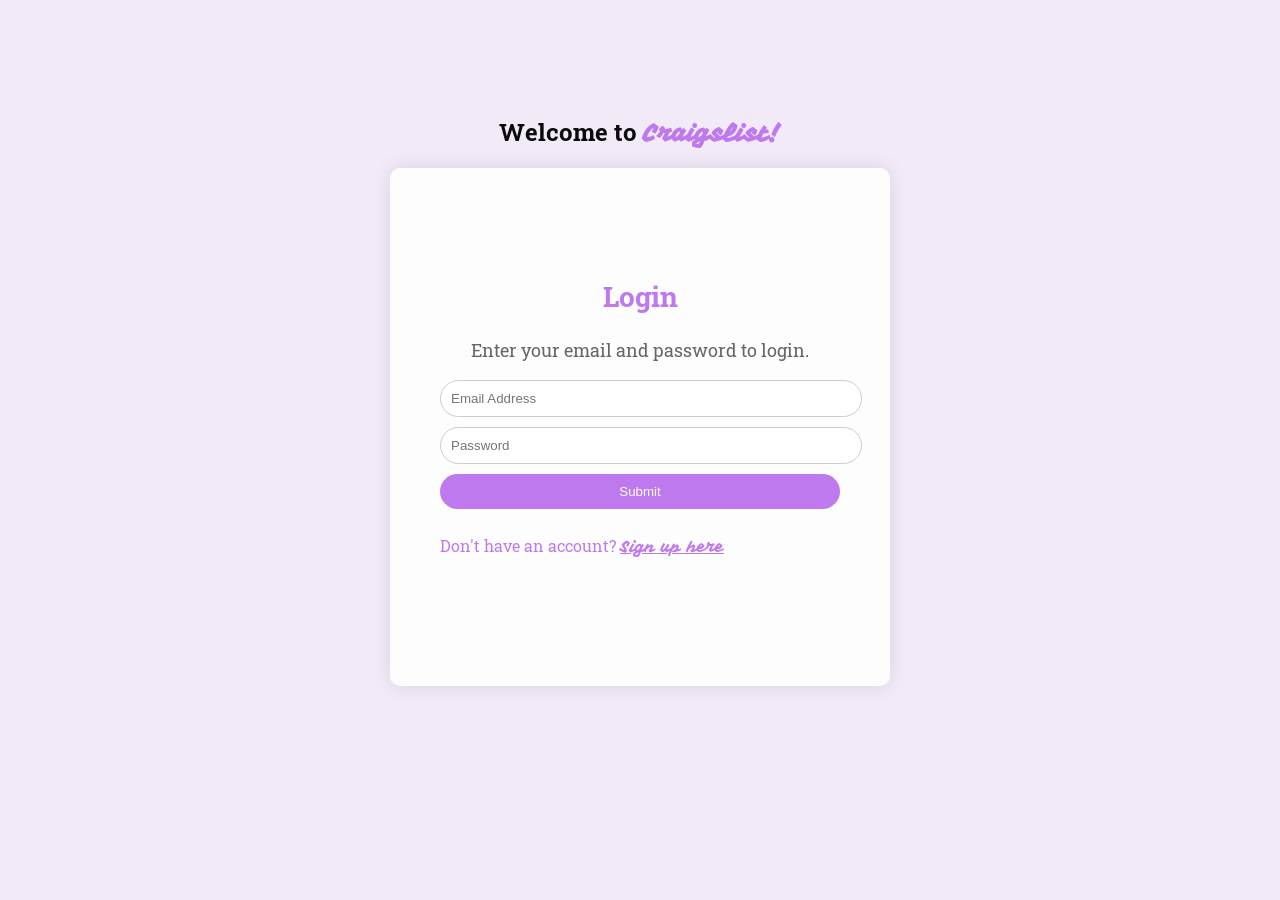
<file: index.html>
<!DOCTYPE html>
<html lang="en">

<head>
  <meta charset="utf-8">
  <meta content="width=device-width, initial-scale=1.0" name="viewport">

  <title>Dashboard - CRAIGSLIST</title>
  <meta content="" name="description">
  <meta content="" name="keywords">

  <!-- Google Fonts -->
  <link href='https://fonts.googleapis.com/css?family=Vampiro+One&display=swap' rel='stylesheet'>
  <link href="https://fonts.googleapis.com/css2?family=Roboto+Slab:wght@400;700&display=swap" rel="stylesheet">
 
  <!-- Vendor CSS Files -->
  <link href="assets/vendor/bootstrap/css/bootstrap.min.css" rel="stylesheet">
  <link href="assets/vendor/bootstrap-icons/bootstrap-icons.css" rel="stylesheet">
  <link href="assets/vendor/boxicons/css/boxicons.min.css" rel="stylesheet">
  <link href="assets/vendor/quill/quill.snow.css" rel="stylesheet">
  <link href="assets/vendor/quill/quill.bubble.css" rel="stylesheet">
  <link href="assets/vendor/remixicon/remixicon.css" rel="stylesheet">
  <link href="assets/vendor/simple-datatables/style.css" rel="stylesheet">

  <!-- Template Main CSS File -->
  <link href="assets/css/style.css" rel="stylesheet">

  <script type="module" src="assets/js/auth/dashboard.js"></script>
  <script type="module" src="assets/js/utils/utils.js"></script>

</head>

<body>

  <!-- ======= Header ======= -->
  <header id="header" class="header fixed-top d-flex align-items-center">
    <div class="d-flex align-items-center justify-content-between">
      <a class="navbar-brand" href="index.html">
        <img src="L.png" alt="Logo" class="logo">
        <strong>Craiglist</strong> 
      </a>
      <i class="bi bi-list toggle-sidebar-btn"></i>
    </div><!-- End Logo -->

    <div class="search-bar">
      <form class="search-form d-flex align-items-center" method="POST" action="#">
        <input type="text" name="query" placeholder="Search" title="Enter search keyword">
        <button type="submit" title="Search"><i class="bi bi-search"></i></button>
      </form>
    </div><!-- End Search Bar -->

    <nav class="header-nav ms-auto">
      <ul class="d-flex align-items-center">
        <li class="nav-item d-block d-lg-none">
          <a class="nav-link nav-icon search-bar-toggle " href="#">
            <i class="bi bi-search"></i>
          </a>
        </li><!-- End Search Icon-->

        <li class="nav-item">
          <a class="nav-link nav-icon" href="create_post.html" style="background-color: #BE79EF; width: 140px; height: 25px; border-radius: 25px; font-size: 16px; text-align: center; color: white;">
            <i class="bi bi-plus"></i> Create Post
          </a><!-- End Create Post Button -->
        </li>

        <li class="nav-item pe-3">
          <a class="nav-link nav-profile d-flex align-items-center pe-0" href="users-profilee.html">
            <img src="assets/img/profile-img.jpg" alt="Profile" class="rounded-circle">
          </a><!-- End Profile Image Icon -->
        </li><!-- End Profile Nav -->

      </ul>
    </nav><!-- End Icons Navigation -->
  </header><!-- End Header -->

  <!-- ======= Sidebar ======= -->
  <aside id="sidebar" class="sidebar">
    <ul class="sidebar-nav" id="sidebar-nav">
      <li class="nav-item">
        <a class="nav-link" href="index.html">
          <i class="bi bi-grid"></i>
          <span style="font-size: 18px;">Dashboard</span>
        </a>
      </li>
      <li class="nav-item">
        <a class="nav-link" href="all.html">
          <i class="bi bi-menu-button-wide"></i>
          <span style="font-size: 18px;">Feed</span>
        </a>
      </li>
      <li class="nav-heading">Pages</li>
      <li class="nav-item">
        <a class="nav-link collapsed" href="users-profilee.html">
          <i class="bi bi-person"></i>
          <span style="font-size: 18px;">Profile</span>
        </a>
      </li>
      <li class="nav-item">
        <a class="nav-link collapsed" href="your_posts.html">
          <i class="bi bi-file-earmark-post"></i>
          <span style="font-size: 18px;">Your Posts</span>
        </a>
      </li>
      <p style="margin-top: 350px;">
        
        <li class="nav-item">
          <a class="nav-link collapsed" href="#">
            <i class="bi bi-box-arrow-left"></i>
            <span id="btn_logout" style="font-size: 18px;">Sign Out</span>
          </a>
        </li>
    </ul>
  </aside> 

  <main id="main" class="main">
    <div class="pagetitle">
      <h1 style="font-size: 30px; color: #561a81;">DASHBOARD</h1>
      <nav>
        <ol class="breadcrumb">
          <li class="breadcrumb-item"><a href="index.html">Home</a></li>
          <li class="breadcrumb-item active">Dashboard</li>
        </ol>
      </nav>
    </div><!-- End Page Title -->

    <div class="row">
      <div class="col-sm-4">
        <a href="socmed.html" target="_blank" style="text-decoration: none;">
          <div class="card" style="border-radius: 50px;">
            <img src="assets/img/cat1.jpg" class="card-img-top" alt="...">
            <div class="card-body">
              <h5 class="card-title" style="font-weight: bold; font-size: x-large; font-family: 'Roboto Slab', serif;">SOCIAL MEDIA</h5>
              <p class="card-text" style="font-size: large; font-family: 'Roboto Slab', serif;">Step into our buzzing community where we dissect all things social media! From trends to strategies, dive into discussions on platforms, marketing, and innovation. Connect with fellow enthusiasts, share insights, and stay ahead in the ever-evolving world of digital connectivity. Join us in unraveling the mysteries and mastering the art of social media!</p>
            </div>
          </div>
        </a>
      </div>

      <div class="col-sm-4">
        <a href="ai.html" target="_blank" style="text-decoration: none;">
          <div class="card" style="border-radius: 50px;">
            <img src="assets/img/cat3.png" class="card-img-top" alt="...">
            <div class="card-body">
              <h5 class="card-title" style="font-weight: bold; font-size: x-large; font-family: 'Roboto Slab', serif;" >ARTIFICIAL INTELLIGENCE</h5>
              <p class="card-text" style="font-size: large; font-family: 'Roboto Slab', serif;">Welcome to our Artificial Intelligence hub! Whether you're an AI enthusiast, a tech professional, or simply curious about the future of technology, this is the place to explore. Dive into discussions on machine learning, robotics, and the latest AI breakthroughs. Share your ideas, ask questions, and connect with others passionate about the potential of artificial intelligence. Let's unravel the complexities, share insights, and shape the future of AI together!</p>
            </div>
          </div>
        </a>
      </div>
    </div>
  </main><!-- End #main -->

  <br><br>
  <!-- ======= Footer ======= -->
  <footer id="footer" class="footer">
    <div class="copyright">
      &copy; Copyright <strong><span> CRAIGSLIST</span></strong>. All Rights Reserved
    </div>
  </footer><!-- End Footer -->

  <!-- Vendor JS Files -->
  <script src="assets/vendor/apexcharts/apexcharts.min.js"></script>
  <script src="assets/vendor/bootstrap/js/bootstrap.bundle.min.js"></script>
  <script src="assets/vendor/chart.js/chart.umd.js"></script>
  <script src="assets/vendor/echarts/echarts.min.js"></script>
  <script src="assets/vendor/quill/quill.js"></script>
  <script src="assets/vendor/simple-datatables/simple-datatables.js"></script>
  <script src="assets/vendor/tinymce/tinymce.min.js"></script>
  <script src="assets/vendor/php-email-form/validate.js"></script>

  <!-- Template Main JS File -->
  <script src="assets/js/main.js"></script>

</body>

</html>
</file>
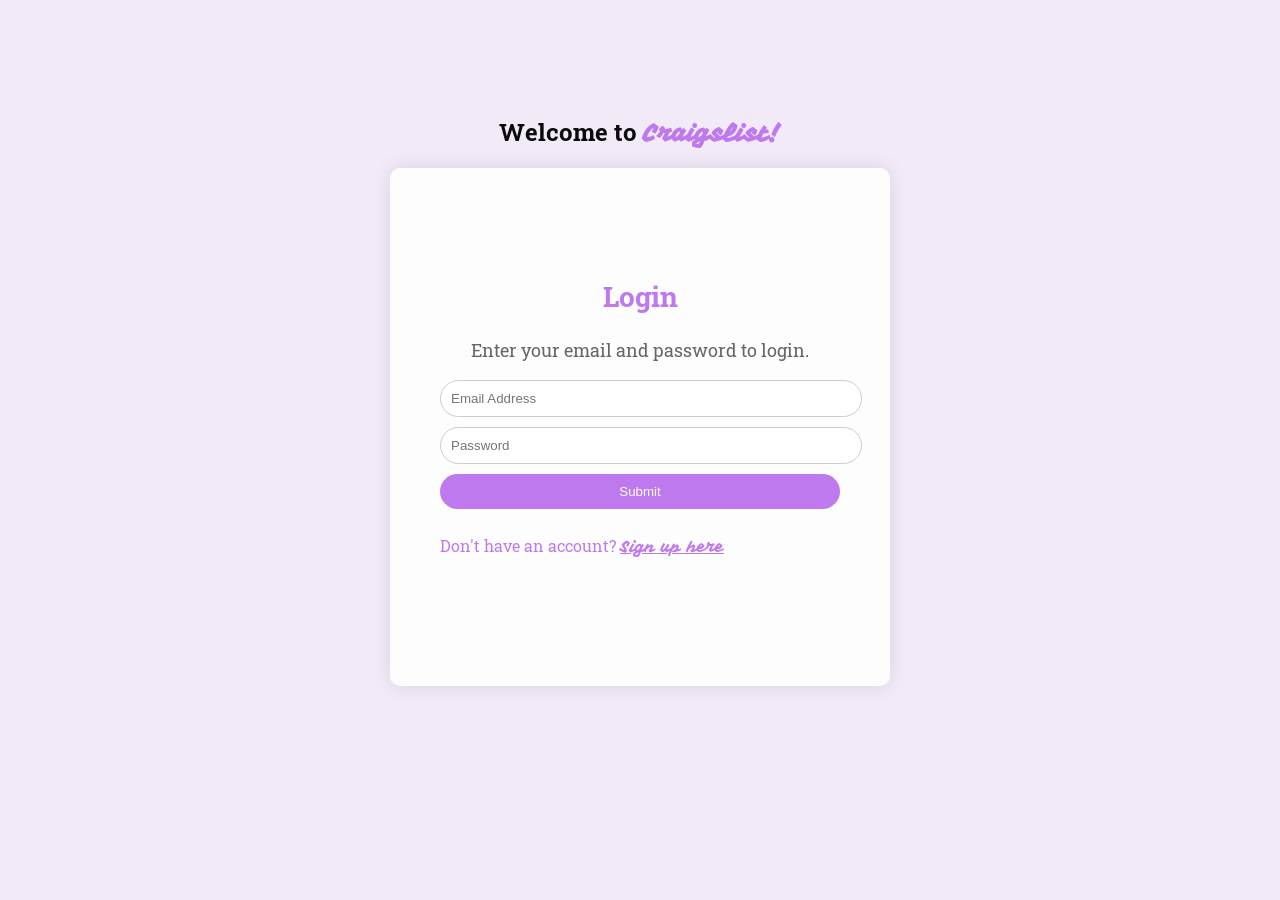
<file: ai.html>
<!DOCTYPE html>
<html lang="en">

<head>
  <meta charset="utf-8">
  <meta content="width=device-width, initial-scale=1.0" name="viewport">

  <title>Artificial Intelligence Forum</title>
  <meta content="" name="description">
  <meta content="" name="keywords">

  <!-- Google Fonts -->
  <link href='https://fonts.googleapis.com/css?family=Vampiro+One&display=swap' rel='stylesheet'>
  <link href="https://fonts.googleapis.com/css2?family=Roboto+Slab:wght@400;700&display=swap" rel="stylesheet">

  <!-- Vendor CSS Files -->
  <link href="assets/vendor/bootstrap/css/bootstrap.min.css" rel="stylesheet">
  <link href="assets/vendor/bootstrap-icons/bootstrap-icons.css" rel="stylesheet">
  <link href="assets/vendor/boxicons/css/boxicons.min.css" rel="stylesheet">
  <link href="assets/vendor/quill/quill.snow.css" rel="stylesheet">
  <link href="assets/vendor/quill/quill.bubble.css" rel="stylesheet">
  <link href="assets/vendor/remixicon/remixicon.css" rel="stylesheet">
  <link href="assets/vendor/simple-datatables/style.css" rel="stylesheet">

  <!-- Template Main CSS File -->
  <link href="assets/css/style.css" rel="stylesheet">

  <script type="module" src="assets/js/auth/dashboard.js"></script>
  <script type="module" src="assets/js/utils/utils.js"></script>
  
</head>



<body>

  <!-- ======= Header ======= -->
  <header id="header" class="header fixed-top d-flex align-items-center">

    <div class="d-flex align-items-center justify-content-between">
      <a class="navbar-brand" href="index.html">
        <img src="L.png" alt="Logo" class="logo">
        <strong>Social Media Forum</strong>
    </a>
      <i class="bi bi-list toggle-sidebar-btn"></i>
    </div><!-- End Logo -->

    <div class="search-bar">
      <form class="search-form d-flex align-items-center" method="POST" action="#">
        <input type="text" name="query" placeholder="Search" title="Enter search keyword">
        <button type="submit" title="Search"><i class="bi bi-search"></i></button>
      </form>
    </div><!-- End Search Bar -->

    

    <nav class="header-nav ms-auto">
      <ul class="d-flex align-items-center">

        <li class="nav-item d-block d-lg-none">
          <a class="nav-link nav-icon search-bar-toggle " href="#">
            <i class="bi bi-search"></i>
          </a>
        </li><!-- End Search Icon-->

        <li class="nav-item">
          <a class="nav-link nav-icon" href="create_post.html" style="background-color: #BE79EF; width: 140px; height: 25px; border-radius: 25px; font-size: 16px; text-align: center; color: white;">
            <i class="bi bi-plus"></i> Create Post
          </a><!-- End Create Post Button -->
        </li>
        

        <li class="nav-item pe-3">
          <a class="nav-link nav-profile d-flex align-items-center pe-0" href="users-profilee.html">
            <img src="assets/img/profile-img.jpg" alt="Profile" class="rounded-circle">
          </a><!-- End Profile Image Icon -->
        </li><!-- End Profile Nav -->
        

      </ul>
    </nav><!-- End Icons Navigation -->

  </header><!-- End Header -->

   <!-- ======= Sidebar ======= -->
   <aside id="sidebar" class="sidebar">
    <ul class="sidebar-nav" id="sidebar-nav">
      <li class="nav-item">
        <a class="nav-link" href="index.html">
          <i class="bi bi-grid"></i>
          <span style="font-size: 18px;">Dashboard</span>
        </a>
      </li>
      <li class="nav-item">
        <a class="nav-link" href="all.html">
          <i class="bi bi-menu-button-wide"></i>
          <span style="font-size: 18px;">Feed</span>
        </a>
      </li>
      <li class="nav-heading">Pages</li>
      <li class="nav-item">
        <a class="nav-link collapsed" href="users-profilee.html">
          <i class="bi bi-person"></i>
          <span style="font-size: 18px;">Profile</span>
        </a>
      </li>
      <li class="nav-item">
        <a class="nav-link collapsed" href="your_posts.html">
          <i class="bi bi-file-earmark-post"></i>
          <span style="font-size: 18px;">Your Posts</span>
        </a>
      </li>
      <p style="margin-top: 350px;">
        
        <li class="nav-item">
          <a class="nav-link collapsed" href="your_posts.html">
            <i class="bi bi-box-arrow-left"></i>
            <span id="btn_logout" style="font-size: 18px;">Sign Out</span>
          </a>
        </li>
    </ul>
  </aside> 

  <main id="main" class="main">

    <div class="pagetitle">
      <h1 style="font-size: 30px; color: #561a81;">Artificial Intelligence Forum</h1>
      <nav>
        <ol class="breadcrumb">
          <li class="breadcrumb-item"><a href="index.html">Back</a></li>
          <li class="breadcrumb-item active">Artificial Intelligence</li>
        </ol>
      </nav>
    </div><!-- End Page Title -->

    <body style="background-color: #eee;font-family: 'Roboto Slab', sans-serif;">

      <!-- First Post -->
      <div class="container-fluid mt-5 mb-5" style="border-radius: 25px; width: 100%;">
          <div class="row d-flex align-items-center justify-content-center" style="border-radius: 25px;">
              <div class="col-md-8"> <!-- Adjusted width to col-md-8 -->
                  <div class="card" style="border-radius: 25px;">
                      <div class="d-flex justify-content-between p-2 px-3">
                          <div class="d-flex flex-row align-items-center">
                              <img src="assets/img/news-3.jpg" width="50" class="rounded-circle">
                              <div class="d-flex flex-column ml-2">
                                  <span class="font-weight-bold"><b></b>Kelly Mendez</span>
                              </div>
                          </div>
                          <div class="d-flex flex-row mt-1 ellipsis">
                              <small class="mr-2">20 mins</small>
                              <i class="fa fa-ellipsis-h"></i>
                          </div>
                      </div>
                      <div class="p-2">
                          <p class="text-justify">How can artificial intelligence be used ethically to benefit society without infringing on individual privacy and freedoms?</p>
                          <hr>
                          <form name="frm1" method="post">
                              <input type="hidden" id="commentid" name="Rcommentid">
                              <div class="form-group" style="margin-bottom: 20px;">
                                  <label for="comment">Write your comment:</label>
                                  <!-- Adjust the rows attribute to control the height -->
                                  <textarea class="form-control" rows="1" name="Rmsg" required style="width: 100%; border-radius: 25px;"></textarea>
                              </div>
                              <div class="form-group" style="text-align: right;">
                                  <input type="button" id="btncomment" name="btncomment" class="btn btn-primary" value="Comment" style="background-color: #BE79EF; color: #fff; border: none; border-radius: 25px; padding: 10px 20px; cursor: pointer;">
                              </div>
                          </form>
                      </div>
                  </div>
              </div>
          </div>
      </div>
  
      <!-- Second Post -->
      <div class="container-fluid mt-5 mb-5" style="border-radius: 25px; width: 100%;">
          <div class="row d-flex align-items-center justify-content-center" style="border-radius: 25px;">
              <div class="col-md-8"> <!-- Adjusted width to col-md-8 -->
                  <div class="card" style="border-radius: 25px;">
                      <div class="d-flex justify-content-between p-2 px-3">
                          <div class="d-flex flex-row align-items-center">
                              <img src="assets/img/news-2.jpg" width="50" class="rounded-circle">
                              <div class="d-flex flex-column ml-2">
                                  <span class="font-weight-bold"><b></b>Chin Rich</span>
                              </div>
                          </div>
                          <div class="d-flex flex-row mt-1 ellipsis">
                              <small class="mr-2">20 mins</small>
                              <i class="fa fa-ellipsis-h"></i>
                          </div>
                      </div>
                      <div class="p-2">
                          <p class="text-justify">In what ways might AI transform the future of work, and how can society prepare for these changes?</p>
                          <hr>
                          <form name="frm1" method="post">
                              <input type="hidden" id="commentid" name="Rcommentid">
                              <div class="form-group" style="margin-bottom: 20px;">
                                  <label for="comment">Write your comment:</label>
                                  <!-- Adjust the rows attribute to control the height -->
                                  <textarea class="form-control" rows="1" name="Rmsg" required style="width: 100%; border-radius: 25px;"></textarea>
                              </div>
                              <div class="form-group" style="text-align: right;">
                                  <input type="button" id="btncomment" name="btncomment" class="btn btn-primary" value="Comment" style="background-color: #BE79EF; color: #fff; border: none; border-radius: 25px; padding: 10px 20px; cursor: pointer;">
                              </div>
                          </form>
                      </div>
                  </div>
              </div>
          </div>
      </div>
  
  </body>
  
  
  
    </section>

  </main><!-- End #main -->

  <br>
  <br>
  <br>
  <br>
  <br>
  <br>
  <br>
  <br>
  <br>
  <br>

  <!-- ======= Footer ======= -->
  <footer id="footer" class="footer">
    <div class="copyright">
      &copy; Copyright <strong><span>CRAIGSLIST</span></strong>. All Rights Reserved
    </div>
  
  </footer><!-- End Footer -->

  <!-- Vendor JS Files -->
  <script src="assets/vendor/apexcharts/apexcharts.min.js"></script>
  <script src="assets/vendor/bootstrap/js/bootstrap.bundle.min.js"></script>
  <script src="assets/vendor/chart.js/chart.umd.js"></script>
  <script src="assets/vendor/echarts/echarts.min.js"></script>
  <script src="assets/vendor/quill/quill.js"></script>
  <script src="assets/vendor/simple-datatables/simple-datatables.js"></script>
  <script src="assets/vendor/tinymce/tinymce.min.js"></script>
  <script src="assets/vendor/php-email-form/validate.js"></script>

  <!-- Template Main JS File -->
  <script src="assets/js/main.js"></script>

</body>

</html>
</file>
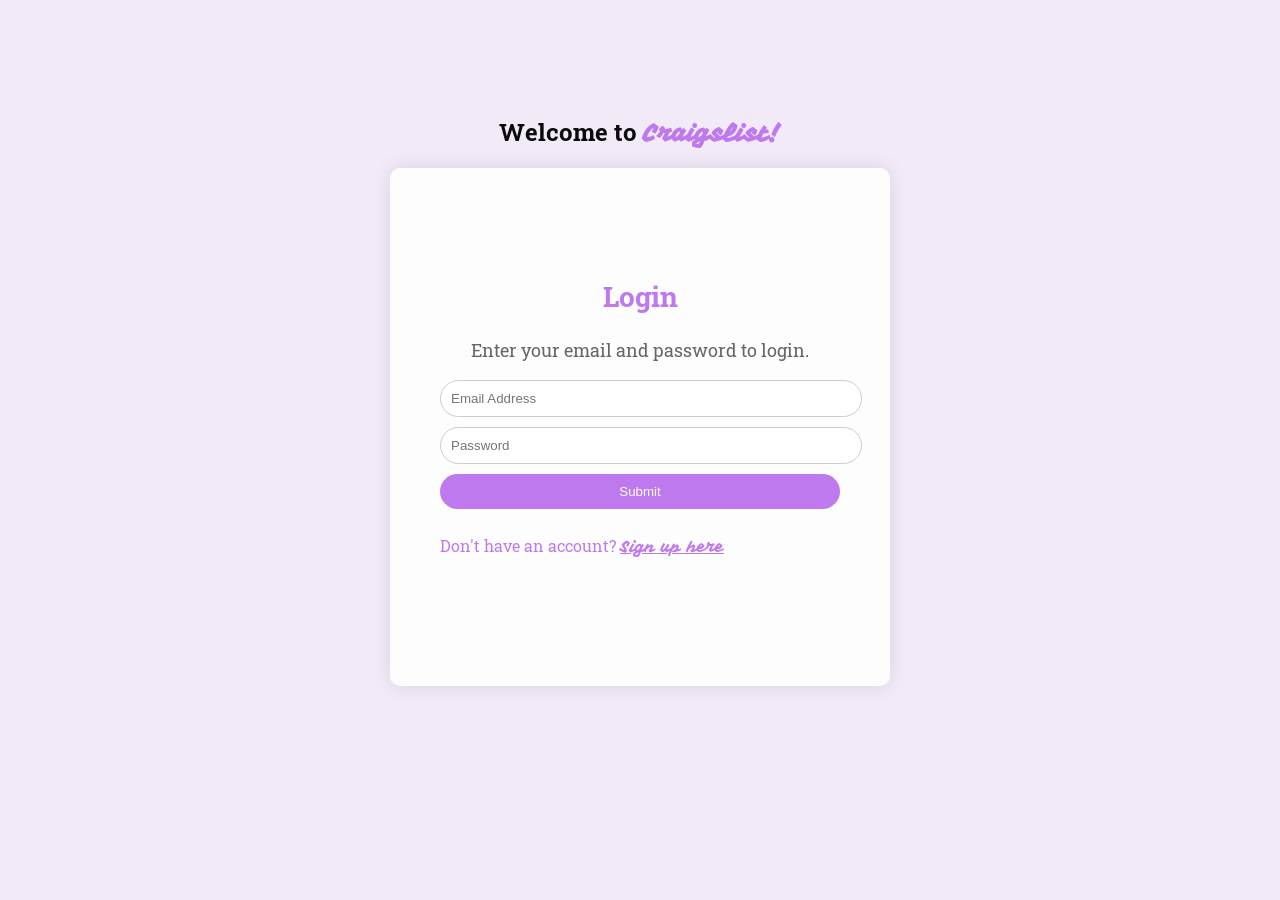
<file: all.html>
<!DOCTYPE html>
<html lang="en">

<head>
  <meta charset="utf-8">
  <meta content="width=device-width, initial-scale=1.0" name="viewport">

  <title>Questions - CRAIGSLIST</title>
  <meta content="" name="description">
  <meta content="" name="keywords">

  <!-- Google Fonts -->
  <link href='https://fonts.googleapis.com/css?family=Vampiro+One&display=swap' rel='stylesheet'>
  <link href="https://fonts.googleapis.com/css2?family=Roboto+Slab:wght@400;700&display=swap" rel="stylesheet">

  <!-- Vendor CSS Files -->
  <link href="assets/vendor/bootstrap/css/bootstrap.min.css" rel="stylesheet">
  <link href="assets/vendor/bootstrap-icons/bootstrap-icons.css" rel="stylesheet">
  <link href="assets/vendor/boxicons/css/boxicons.min.css" rel="stylesheet">
  <link href="assets/vendor/quill/quill.snow.css" rel="stylesheet">
  <link href="assets/vendor/quill/quill.bubble.css" rel="stylesheet">
  <link href="assets/vendor/remixicon/remixicon.css" rel="stylesheet">
  <link href="assets/vendor/simple-datatables/style.css" rel="stylesheet">

  <!-- Template Main CSS File -->
  <link href="assets/css/style.css" rel="stylesheet">

  <script type="module" src="assets/js/auth/dashboard.js"></script>
  <script type="module" src="assets/js/dashboard/post-all.js"></script>
  <script type="module" src="assets/js/utils/utils.js"></script>

</head>



<body>

  <!-- ======= Header ======= -->
  <header id="header" class="header fixed-top d-flex align-items-center">

    <div class="d-flex align-items-center justify-content-between">
      <a class="navbar-brand" href="index.html">
        <img src="L.png" alt="Logo" class="logo">
        <strong>Craiglist</strong>
    </a>
      <i class="bi bi-list toggle-sidebar-btn"></i>
    </div><!-- End Logo -->

    <div class="search-bar">
      <form class="search-form d-flex align-items-center" method="POST" action="#">
        <input type="text" name="query" placeholder="Search" title="Enter search keyword">
        <button type="submit" title="Search"><i class="bi bi-search"></i></button>
      </form>
    </div><!-- End Search Bar -->

    

    <nav class="header-nav ms-auto">
      <ul class="d-flex align-items-center">

        <li class="nav-item d-block d-lg-none">
          <a class="nav-link nav-icon search-bar-toggle " href="#">
            <i class="bi bi-search"></i>
          </a>
        </li><!-- End Search Icon-->

        <li class="nav-item">
          <a class="nav-link nav-icon" href="create_post.html" style="background-color: #BE79EF; width: 140px; height: 25px; border-radius: 25px; font-size: 16px; text-align: center; color: white;">
            <i class="bi bi-plus"></i> Create Post
          </a><!-- End Create Post Button -->
        </li>
        

        <li class="nav-item pe-3">
          <a class="nav-link nav-profile d-flex align-items-center pe-0" href="users-profilee.html">
            <img src="assets/img/profile-img.jpg" alt="Profile" class="rounded-circle">
          </a><!-- End Profile Image Icon -->
        </li><!-- End Profile Nav -->
        

      </ul>
    </nav><!-- End Icons Navigation -->

  </header><!-- End Header -->

   <!-- ======= Sidebar ======= -->
   <aside id="sidebar" class="sidebar">
    <ul class="sidebar-nav" id="sidebar-nav">
      <li class="nav-item">
        <a class="nav-link" href="index.html">
          <i class="bi bi-grid"></i>
          <span style="font-size: 18px;">Dashboard</span>
        </a>
      </li>
      <li class="nav-item">
        <a class="nav-link" href="all.html">
          <i class="bi bi-menu-button-wide"></i>
          <span style="font-size: 18px;">Feed</span>
        </a>
      </li>
      <li class="nav-heading">Pages</li>
      <li class="nav-item">
        <a class="nav-link collapsed" href="users-profilee.html">
          <i class="bi bi-person"></i>
          <span style="font-size: 18px;">Profile</span>
        </a>
      </li>
      <li class="nav-item">
        <a class="nav-link collapsed" href="your_posts.html">
          <i class="bi bi-file-earmark-post"></i>
          <span style="font-size: 18px;">Your Posts</span>
        </a>
      </li>
      <p style="margin-top: 350px;">
        
        <li class="nav-item">
          <a class="nav-link collapsed" href="#">
            <i class="bi bi-box-arrow-left"></i>
            <span id="btn_logout" style="font-size: 18px;">Sign Out</span>
          </a>
        </li>
    </ul>
  </aside> 

  <main id="main" class="main">

    <div class="pagetitle">
      <h1 style="font-size: 30px; color: #561a81;">All</h1>
      <nav>
        <ol class="breadcrumb">
          <li class="breadcrumb-item"><a href="index.html">Home</a></li>
          <li class="breadcrumb-item active">Questions</li>
        </ol>
      </nav>
    </div><!-- End Page Title -->

    <body style="background-color: #eee;font-family: 'Roboto Slab', sans-serif;">

    <!-- Notifications -->
    <div class="alert alert-success d-none" role="alert"></div>
    <div class="alert alert-danger d-none" role="alert"></div>

    <!-- Get All Data -->
    <div class="row pb-5" id="get_data">
    <div
        class="col-sm-12 d-flex justify-content-center align-items-center"
    >
        <div class="spinner-border" role="status">
        <span class="visually-hidden">Loading...</span>
        </div>
        <b class="ms-2">Loading Data...</b>
    
    
      <!-- First Post -->
      <!-- <div class="container-fluid mt-5 mb-5" style="border-radius: 25px; width: 100%;">
          <div class="row d-flex align-items-center justify-content-center" style="border-radius: 25px;">
              <div class="col-md-8"> 
                  <div class="card" style="border-radius: 25px;">
                      <div class="d-flex justify-content-between p-2 px-3">
                          <div class="d-flex flex-row align-items-center">
                              <img src="assets/img/news-1.jpg" width="50" class="rounded-circle">
                              <div class="d-flex flex-column ml-2">
                                  <span class="font-weight-bold"><b></b>Jelly Lee</span>
                              </div>
                          </div>
                          <div class="d-flex flex-row mt-1 ellipsis">
                              <small class="mr-2">40 mins</small>
                              <i class="fa fa-ellipsis-h"></i>
                          </div>
                      </div>
                      <div class="p-2">
                          <p class="text-justify">How do our relationships with family and friends shape our identity and influence our life choices?</p>
                          <hr>
                          <form name="frm1" method="post">
                              <input type="hidden" id="commentid" name="Rcommentid">
                              <div class="form-group" style="margin-bottom: 20px;">
                                  <label for="comment">Write your comment:</label>
                                  <textarea class="form-control" rows="1" name="Rmsg" required style="width: 100%; border-radius: 25px;"></textarea>
                              </div>
                              <div class="form-group" style="text-align: right;">
                                  <input type="button" id="btncomment" name="btncomment" class="btn btn-primary" value="Comment" style="background-color: #BE79EF; color: #fff; border: none; border-radius: 25px; padding: 10px 20px; cursor: pointer;">
                              </div>
                          </form>
                      </div>
                  </div>
              </div>
          </div>
      </div> -->


  </body>
  
  
  
    </section>

  </main><!-- End #main -->

  <br>
  <br>
  <br>
  <br>
  <br>
  <br>
  <br>
  <br>
  <br>
  <br>

  <!-- ======= Footer ======= -->
  <footer id="footer" class="footer">
    <div class="copyright">
      &copy; Copyright <strong><span>CRAIGSLIST</span></strong>. All Rights Reserved
    </div>
  
  </footer><!-- End Footer -->

  <!-- Vendor JS Files -->
  <script src="assets/vendor/apexcharts/apexcharts.min.js"></script>
  <script src="assets/vendor/bootstrap/js/bootstrap.bundle.min.js"></script>
  <script src="assets/vendor/chart.js/chart.umd.js"></script>
  <script src="assets/vendor/echarts/echarts.min.js"></script>
  <script src="assets/vendor/quill/quill.js"></script>
  <script src="assets/vendor/simple-datatables/simple-datatables.js"></script>
  <script src="assets/vendor/tinymce/tinymce.min.js"></script>
  <script src="assets/vendor/php-email-form/validate.js"></script>

  <!-- Template Main JS File -->
  <script src="assets/js/main.js"></script>

</body>

</html>
</file>
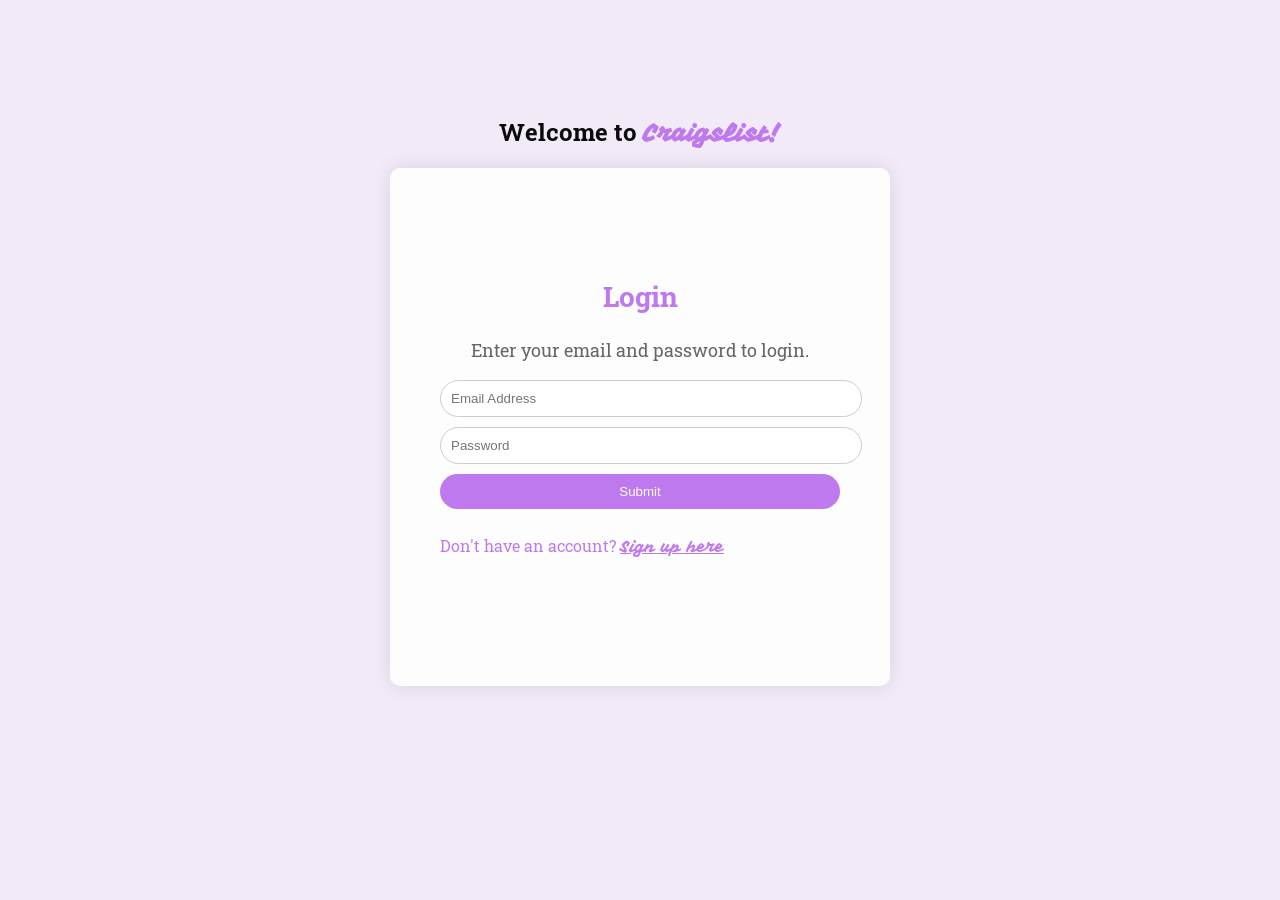
<file: create_post.html>
<!DOCTYPE html>
<html lang="en">

<head>
  <meta charset="utf-8">
  <meta content="width=device-width, initial-scale=1.0" name="viewport">
  <title>Create Post - CRAIGSLIST</title>
  <meta content="" name="description">
  <meta content="" name="keywords">
  <link href='https://fonts.googleapis.com/css?family=Vampiro+One&display=swap' rel='stylesheet'>
  <link href="https://fonts.googleapis.com/css2?family=Roboto+Slab:wght@400;700&display=swap" rel="stylesheet">
  <script src="https://ajax.googleapis.com/ajax/libs/jquery/3.4.1/jquery.min.js"></script>
  <script src="https://maxcdn.bootstrapcdn.com/bootstrap/3.4.1/js/bootstrap.min.js"></script>
  <script src="assets/js/main.js"></script>
  <link href="assets/vendor/bootstrap/css/bootstrap.min.css" rel="stylesheet">
  <link href="assets/vendor/bootstrap-icons/bootstrap-icons.css" rel="stylesheet">
  <link href="assets/vendor/boxicons/css/boxicons.min.css" rel="stylesheet">
  <link href="assets/vendor/quill/quill.snow.css" rel="stylesheet">
  <link href="assets/vendor/quill/quill.bubble.css" rel="stylesheet">
  <link href="assets/vendor/remixicon/remixicon.css" rel="stylesheet">
  <link href="assets/vendor/simple-datatables/style.css" rel="stylesheet">
  <link href="assets/css/style.css" rel="stylesheet">
  <style>
    .form-group.text-right {
      text-align: right;
    }
  </style>
</head>

  <script type="module" src="assets/js/auth/dashboard.js"></script>
  <script type="module" src="assets/js/dashboard/post.js"></script>
  <script type="module" src="assets/js/utils/utils.js"></script>

<body>

  <!-- ======= Header ======= -->
  <header id="header" class="header fixed-top d-flex align-items-center" style="width: 100%; z-index: 1000;">
    <div class="d-flex align-items-center justify-content-between">
      <a class="navbar-brand" href="index.html">
        <img src="L.png" alt="Logo" class="logo">
        <strong>Craiglist</strong>
      </a>
    </div>
    <i class="bi bi-list toggle-sidebar-btn"></i>
    <div class="search-bar">
      <form class="search-form d-flex align-items-center" method="POST" action="#">
        <input type="text" name="query" placeholder="Search" title="Enter search keyword">
        <button type="submit" title="Search"><i class="bi bi-search"></i></button>
      </form>
    </div>
    <nav class="header-nav ms-auto">
      <ul class="d-flex align-items-center">
        <li class="nav-item d-block d-lg-none">
          <a class="nav-link nav-icon search-bar-toggle" href="#">
            <i class="bi bi-search"></i>
          </a>
        </li>
        <li class="nav-item pe-3">
          <a class="nav-link nav-profile d-flex align-items-center pe-0" href="users-profilee.html">
            <img src="assets/img/profile-img.jpg" alt="Profile" class="rounded-circle">
          </a>
        </li>
      </ul>
    </nav>
  </header>

  <!-- ======= Sidebar ======= -->
  <aside id="sidebar" class="sidebar">
    <ul class="sidebar-nav" id="sidebar-nav">
      <li class="nav-item">
        <a class="nav-link" href="index.html">
          <i class="bi bi-grid"></i>
          <span style="font-size: 18px;">Dashboard</span>
        </a>
      </li>
      <li class="nav-item">
        <a class="nav-link" href="all.html">
          <i class="bi bi-menu-button-wide"></i>
          <span style="font-size: 18px;">Feed</span>
        </a>
      </li>
      <li class="nav-heading">Pages</li>
      <li class="nav-item">
        <a class="nav-link collapsed" href="users-profilee.html">
          <i class="bi bi-person"></i>
          <span style="font-size: 18px;">Profile</span>
        </a>
      </li>
      <li class="nav-item">
        <a class="nav-link collapsed" href="your_posts.html">
          <i class="bi bi-file-earmark-post"></i>
          <span style="font-size: 18px;">Your Posts</span>
        </a>
      </li>
      <p style="margin-top: 350px;">
        
        <li class="nav-item">
          <a class="nav-link collapsed" href="#">
            <i class="bi bi-box-arrow-left"></i>
            <span id="btn_logout" style="font-size: 18px;">Sign Out</span>
          </a>
        </li>
    </ul>
  </aside>  

  <!-- ======= Main Content ======= -->
  <main id="main" class="main">
    <div class="pagetitle">
      <h1 style="font-size: 30px; color: #561a81;">CREATE POST</h1>
      <nav>
        <ol class="breadcrumb">
          <li class="breadcrumb-item"><a href="index.html">Home</a></li>
          <li class="breadcrumb-item active">Create Post</li>
        </ol>
      </nav>
    </div>

    <!-- Modal -->
    <div class="modal-content">
      <div class="modal-header">
      </div>
      <div class="modal-body" style="padding: 20px;">
        <form id="form_posts">
          <input type="hidden" id="user_id" name="user_id">
          <div class="form-group" style="margin-bottom: 20px;">
            <label for="title" style="font-family: 'Roboto Slab', serif; font-size: 22px; color: #39035f;">Write a title or your title:</label>
            <input type="text"  class="form-control" id="title" name="title" required style="width: 100%; border-radius: 25px;">
          </div>
          <div class="form-group" style="margin-bottom: 20px;">
            <label for="content" style="font-size: 22px; color: #39035f;">Write your content:</label>
            <textarea class="form-control" id="content" name="content" rows="5" name="Rcontent" required style="width: 100%; border-radius: 25px;"></textarea>
          </div>
          <div class="form-group" style="margin-bottom: 20px;">
            <label for="image" style="font-size: 22px; color: #39035f;">Attach a picture (optional):</label>
            <input type="file" class="form-control" name="image" id="image" style="width: 100%; border-radius: 25px;">
          </div>
          <div class="form-group" style="text-align: right; ">
            <input type="submit" class="btn btn-primary" style="font-family: 'Roboto Slab', serif; background-color: #BE79EF; color: #fff; border: none; border-radius: 25px; padding: 10px 20px; cursor: pointer; font-size: 22px;">
          </div>
          <!-- Notification -->
          </br>
          <div class="alert alert-danger d-none" role="alert"></div>
          <div class="alert alert-success d-none" role="alert"></div>
        </form>
      </div>
    </div>
  </main>

  <!-- ======= Footer ======= -->
  <footer id="footer" class="footer">
    <div class="copyright">
      &copy; Copyright <strong><span>CRAIGSLIST</span></strong>. All Rights Reserved
    </div>
  </footer>

  <!-- Vendor JS Files -->
  <script src="assets/vendor/apexcharts/apexcharts.min.js"></script>
  <script src="assets/vendor/bootstrap/js/bootstrap.bundle.min.js"></script>
  <script src="assets/vendor/chart.js/chart.umd.js"></script>
  <script src="assets/vendor/echarts/echarts.min.js"></script>
  <script src="assets/vendor/quill/quill.js"></script>
  <script src="assets/vendor/simple-datatables/simple-datatables.js"></script>
  <script src="assets/vendor/tinymce/tinymce.min.js"></script>
  <script src="assets/vendor/php-email-form/validate.js"></script>
  <script src="assets/js/main.js"></script>

</body>

</html>
</file>
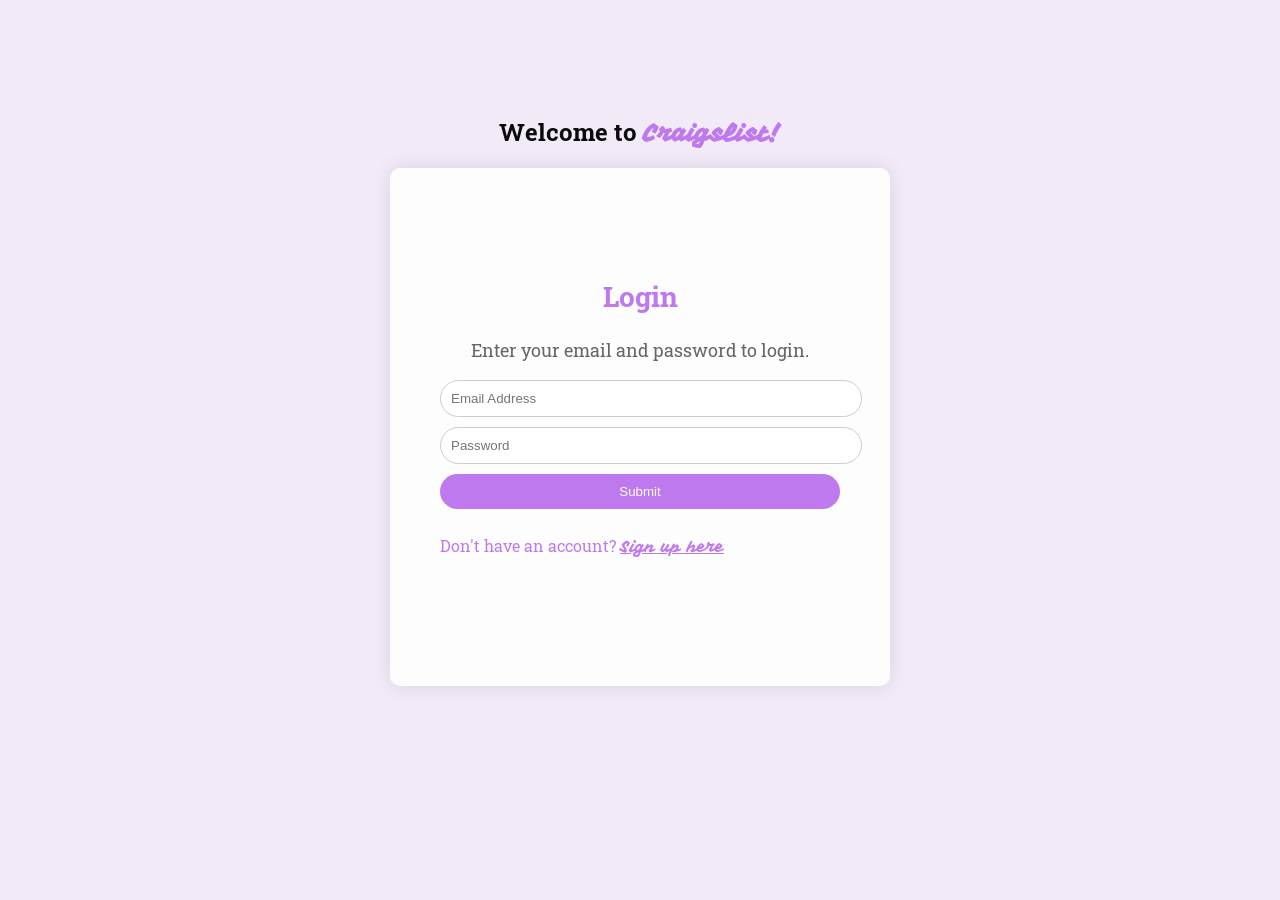
<file: login.html>
<!DOCTYPE html>
<html lang="en" dir="ltr">
<head>
  <meta charset="UTF-8" />
  <title>LOGIN</title>

  <meta name="format-detection" content="telephone=no" />
  <meta name="msapplication-tap-highlight" content="no" />
 <link href='https://fonts.googleapis.com/css?family=Vampiro+One&display=swap' rel='stylesheet'>
 <link href="https://fonts.googleapis.com/css2?family=Roboto+Slab:wght@400;700&display=swap" rel="stylesheet">
 <link href="assets/css/style.css" rel="stylesheet">

  <meta name="theme-color" content="#BE79EF" />

  <script type="module" src="assets/js/auth/login.js"></script>

  <head>
  </head>
  <body style="font-family: 'Roboto Slab', sans-serif; background-color: #F2EBF7; margin: 0; padding: 0; box-sizing: border-box;">
    <nav class="navbar navbar-expand-lg bg-info-subtle" data-bs-theme="dark">
      <div class="container-fluid">
        <a class="nav justify-content-center">
          <h1 class="fs-1 fw-bold mb-0" style="color: rgb(11, 11, 11); text-align: center; font-family: 'Roboto Slab', sans-serif; font-weight: bolder; font-weight: 400;">
            <br>
            <br>
            <br>
            <b>Welcome to</b>
            <span style="color: #BE79EF; font-family: 'Vampiro One', sans-serif;"><b>Craigslist!</b></span>
          </h1>
  
          <form id="form_login" style="background-color: #fdfdfd; padding: 50px; border-radius: 10px; box-shadow: 0 0 20px rgba(0, 0, 0, 0.1); width: 400px; margin: 0 auto;">

            <!-- Notification -->
            <div class="alert alert-danger d-none" role="alert"></div>
            <div class="alert alert-success d-none" role="alert"></div>
            <!-- Login Form -->

            <h2 style="font-family: 'Roboto Slab', sans-serif; text-align: center; font-size: 28px; color: #BE79EF;">
              <br>
              Login
              <br>
            </h2>
            <p style="text-align: center; font-size: 18px; color: #666;">Enter your email and password to login.</p>
            <input type="email" id="email" name="email" placeholder="Email Address" required style="width: 100%; padding: 10px; margin-bottom: 10px; border-radius: 25px; border: 1px solid #ccc;" /><br />
            <input type="password" id="password" name="password" placeholder="Password" required style="width: 100%; padding: 10px; margin-bottom: 10px; border-radius: 25px; border: 1px solid #ccc;" /><br />
            <input type="submit" class="button" style="background-color: #BE79EF; color: white; cursor: pointer; width: 100%; padding: 10px; margin-bottom: 10px; border-radius: 25px; border: none;" />
  
            <br />
            <p>
              Don't have an account? 
              <a href="signup.html" style="color: #BE79EF; text-decoration: underline; font-family: 'Vampiro One', sans-serif;">Sign up here</a>
            </p>
            <br>
            <br>
            <br>
          </form>
        </a>
      </div>
    </nav>

  </body>
  
</html>
</file>
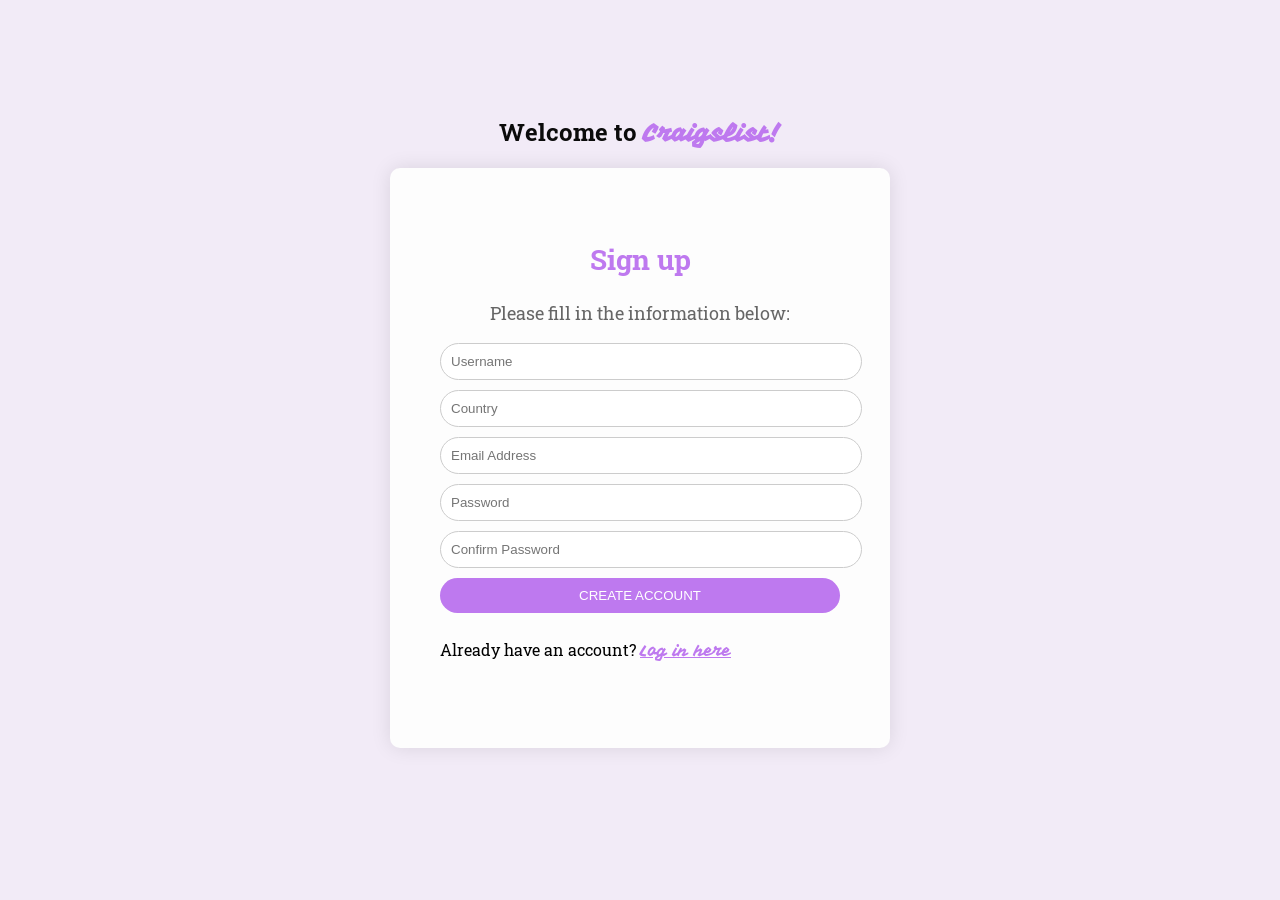
<file: signup.html>
<!DOCTYPE html>
<html lang="en" dir="ltr">

<head>
  <meta charset="UTF-8" />
  <title>REGISTRATION</title>

  <meta name="format-detection" content="telephone=no" />
  <meta name="msapplication-tap-highlight" content="no" />
  <link href='https://fonts.googleapis.com/css?family=Vampiro+One&display=swap' rel='stylesheet'>
  <link href="https://fonts.googleapis.com/css2?family=Roboto+Slab:wght@400;700&display=swap" rel="stylesheet">
  <meta name="theme-color" content="#BE79EF" />
</head>

<body style="font-family: 'Roboto Slab', sans-serif; background-color: #F2EBF7; margin: 0; padding: 0; box-sizing: border-box;">
  <nav class="navbar navbar-expand-lg bg-info-subtle" data-bs-theme="dark">
    <div class="container-fluid">
      <a class="nav justify-content-center">
        <h1 class="fs-1 fw-bold mb-0" style="color: rgb(11, 11, 11); text-align: center; font-family: 'Roboto Slab', sans-serif; font-weight: bolder; font-weight: 400;">
          <br>
          <br>
          <br>
          <b>Welcome to</b>
          <span style="color: #BE79EF; font-family: 'Vampiro One', sans-serif;"><b>Craigslist!</b></span>
        </h1>

        <form id="signup_form" style="background-color: #fdfdfd; padding: 50px; border-radius: 10px; box-shadow: 0 0 20px rgba(0, 0, 0, 0.1); width: 400px; margin: 0 auto;">
          <h2 style="font-family: 'Roboto Slab', sans-serif; text-align: center; font-size: 28px; color: #BE79EF;">

            Sign up
            <br>
          </h2>
          <p style="text-align: center; font-size: 18px; color: #666;">Please fill in the information below:</p>
          <input type="text" id="username" name="username" placeholder="Username" required style="width: 100%; padding: 10px; margin-bottom: 10px; border-radius: 25px; border: 1px solid #ccc;" /><br />
          <input type="text" id="country" name="country" placeholder="Country" required style="width: 100%; padding: 10px; margin-bottom: 10px; border-radius: 25px; border: 1px solid #ccc;" /><br />
          <input type="email" id="email" name="email" placeholder="Email Address" required style="width: 100%; padding: 10px; margin-bottom: 10px; border-radius: 25px; border: 1px solid #ccc;" /><br />
          <input type="password" id="password" name="password" placeholder="Password" required style="width: 100%; padding: 10px; margin-bottom: 10px; border-radius: 25px; border: 1px solid #ccc;" /><br />
          <input type="password" id="confirmPassword" name="confirmPassword" placeholder="Confirm Password" required style="width: 100%; padding: 10px; margin-bottom: 10px; border-radius: 25px; border: 1px solid #ccc;" /><br />
          <input type="submit" value="CREATE ACCOUNT" style="background-color: #BE79EF; color: white; cursor: pointer; width: 100%; padding: 10px; margin-bottom: 10px; border-radius: 25px; border: none;" />

          <br />
          <p>
            Already have an account? 
            <a href="login.html" style="color: #BE79EF; font-family: 'Vampiro One', sans-serif;">Log in here</a>
          </p>
          <br>
        </form>

      </a>
    </div>
  </nav>

</body>

</html>
</file>
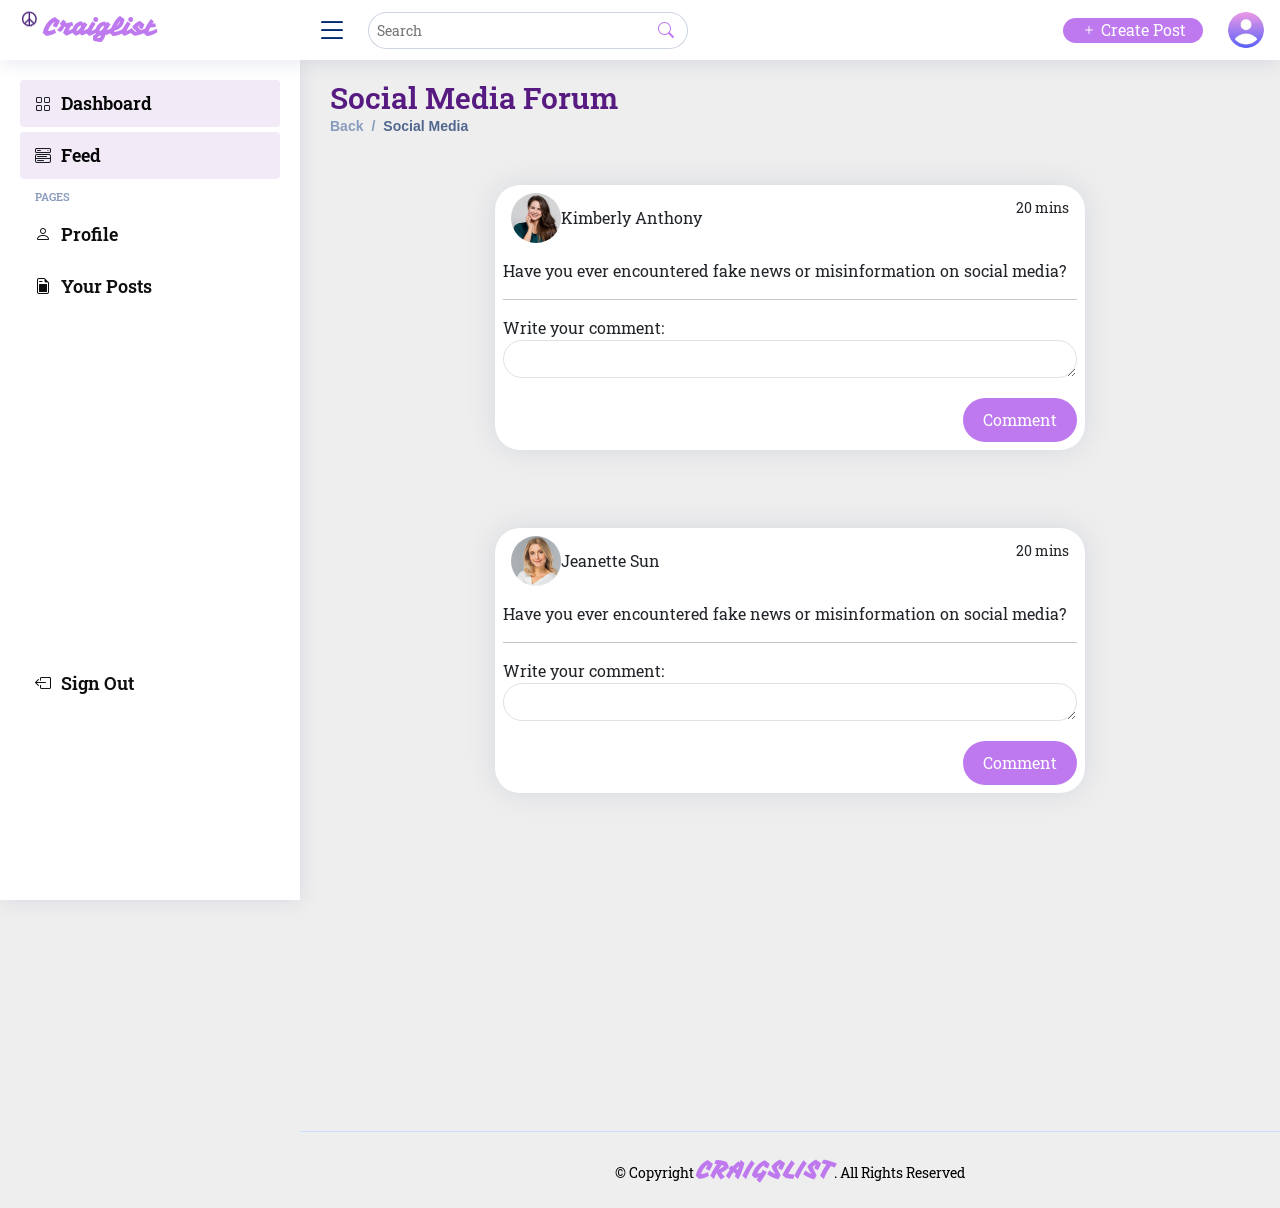
<file: socmed.html>
<!DOCTYPE html>
<html lang="en">

<head>
  <meta charset="utf-8">
  <meta content="width=device-width, initial-scale=1.0" name="viewport">

  <title>Questions - CRAIGSLIST</title>
  <meta content="" name="description">
  <meta content="" name="keywords">

  <!-- Google Fonts -->
  <link href='https://fonts.googleapis.com/css?family=Vampiro+One&display=swap' rel='stylesheet'>
  <link href="https://fonts.googleapis.com/css2?family=Roboto+Slab:wght@400;700&display=swap" rel="stylesheet">

  <!-- Vendor CSS Files -->
  <link href="assets/vendor/bootstrap/css/bootstrap.min.css" rel="stylesheet">
  <link href="assets/vendor/bootstrap-icons/bootstrap-icons.css" rel="stylesheet">
  <link href="assets/vendor/boxicons/css/boxicons.min.css" rel="stylesheet">
  <link href="assets/vendor/quill/quill.snow.css" rel="stylesheet">
  <link href="assets/vendor/quill/quill.bubble.css" rel="stylesheet">
  <link href="assets/vendor/remixicon/remixicon.css" rel="stylesheet">
  <link href="assets/vendor/simple-datatables/style.css" rel="stylesheet">

  <!-- Template Main CSS File -->
  <link href="assets/css/style.css" rel="stylesheet">

  <script type="module" src="assets/js/auth/dashboard.js"></script>
  <script type="module" src="assets/js/utils/utils.js"></script>

</head>



<body>

  <!-- ======= Header ======= -->
  <header id="header" class="header fixed-top d-flex align-items-center">

    <div class="d-flex align-items-center justify-content-between">
      <a class="navbar-brand" href="index.html">
        <img src="L.png" alt="Logo" class="logo">
        <strong>Craiglist</strong>
    </a>
      <i class="bi bi-list toggle-sidebar-btn"></i>
    </div><!-- End Logo -->

    <div class="search-bar">
      <form class="search-form d-flex align-items-center" method="POST" action="#">
        <input type="text" name="query" placeholder="Search" title="Enter search keyword">
        <button type="submit" title="Search"><i class="bi bi-search"></i></button>
      </form>
    </div><!-- End Search Bar -->

    

    <nav class="header-nav ms-auto">
      <ul class="d-flex align-items-center">

        <li class="nav-item d-block d-lg-none">
          <a class="nav-link nav-icon search-bar-toggle " href="#">
            <i class="bi bi-search"></i>
          </a>
        </li><!-- End Search Icon-->

        <li class="nav-item">
          <a class="nav-link nav-icon" href="create_post.html" style="background-color: #BE79EF; width: 140px; height: 25px; border-radius: 25px; font-size: 16px; text-align: center; color: white;">
            <i class="bi bi-plus"></i> Create Post
          </a><!-- End Create Post Button -->
        </li>
        

        <li class="nav-item pe-3">
          <a class="nav-link nav-profile d-flex align-items-center pe-0" href="users-profilee.html">
            <img src="assets/img/profile-img.jpg" alt="Profile" class="rounded-circle">
          </a><!-- End Profile Image Icon -->
        </li><!-- End Profile Nav -->
        

      </ul>
    </nav><!-- End Icons Navigation -->

  </header><!-- End Header -->

   <!-- ======= Sidebar ======= -->
   <aside id="sidebar" class="sidebar">
    <ul class="sidebar-nav" id="sidebar-nav">
      <li class="nav-item">
        <a class="nav-link" href="index.html">
          <i class="bi bi-grid"></i>
          <span style="font-size: 18px;">Dashboard</span>
        </a>
      </li>
      <li class="nav-item">
        <a class="nav-link" href="all.html">
          <i class="bi bi-menu-button-wide"></i>
          <span style="font-size: 18px;">Feed</span>
        </a>
      </li>
      <li class="nav-heading">Pages</li>
      <li class="nav-item">
        <a class="nav-link collapsed" href="users-profilee.html">
          <i class="bi bi-person"></i>
          <span style="font-size: 18px;">Profile</span>
        </a>
      </li>
      <li class="nav-item">
        <a class="nav-link collapsed" href="your_posts.html">
          <i class="bi bi-file-earmark-post"></i>
          <span style="font-size: 18px;">Your Posts</span>
        </a>
      </li>
      <p style="margin-top: 350px;">
        
        <li class="nav-item">
          <a class="nav-link collapsed" href="#">
            <i class="bi bi-box-arrow-left"></i>
            <span id="btn_logout" style="font-size: 18px;">Sign Out</span>
          </a>
        </li>
    </ul>
  </aside> 

  <main id="main" class="main">

    <div class="pagetitle">
      <h1 style="font-size: 30px; color: #561a81;">Social Media Forum</h1>
      <nav>
        <ol class="breadcrumb">
          <li class="breadcrumb-item"><a href="index.html">Back</a></li>
          <li class="breadcrumb-item active">Social Media</li>
        </ol>
      </nav>
    </div><!-- End Page Title -->

    <body style="background-color: #eee;font-family: 'Roboto Slab', sans-serif;">

      <!-- First Post -->
      <div class="container-fluid mt-5 mb-5" style="border-radius: 25px; width: 100%;">
          <div class="row d-flex align-items-center justify-content-center" style="border-radius: 25px;">
              <div class="col-md-8"> <!-- Adjusted width to col-md-8 -->
                  <div class="card" style="border-radius: 25px;">
                      <div class="d-flex justify-content-between p-2 px-3">
                          <div class="d-flex flex-row align-items-center">
                              <img src="assets/img/messages-1.jpg" width="50" class="rounded-circle">
                              <div class="d-flex flex-column ml-2">
                                  <span class="font-weight-bold"><b></b>Kimberly Anthony</span>
                              </div>
                          </div>
                          <div class="d-flex flex-row mt-1 ellipsis">
                              <small class="mr-2">20 mins</small>
                              <i class="fa fa-ellipsis-h"></i>
                          </div>
                      </div>
                      <div class="p-2">
                          <p class="text-justify">Have you ever encountered fake news or misinformation on social media?</p>
                          <hr>
                          <form name="frm1" method="post">
                              <input type="hidden" id="commentid" name="Rcommentid">
                              <div class="form-group" style="margin-bottom: 20px;">
                                  <label for="comment">Write your comment:</label>
                                  <!-- Adjust the rows attribute to control the height -->
                                  <textarea class="form-control" rows="1" name="Rmsg" required style="width: 100%; border-radius: 25px;"></textarea>
                              </div>
                              <div class="form-group" style="text-align: right;">
                                  <input type="button" id="btncomment" name="btncomment" class="btn btn-primary" value="Comment" style="background-color: #BE79EF; color: #fff; border: none; border-radius: 25px; padding: 10px 20px; cursor: pointer;">
                              </div>
                          </form>
                      </div>
                  </div>
              </div>
          </div>
      </div>
  
      <!-- Second Post -->
      <div class="container-fluid mt-5 mb-5" style="border-radius: 25px; width: 100%;">
          <div class="row d-flex align-items-center justify-content-center" style="border-radius: 25px;">
              <div class="col-md-8"> <!-- Adjusted width to col-md-8 -->
                  <div class="card" style="border-radius: 25px;">
                      <div class="d-flex justify-content-between p-2 px-3">
                          <div class="d-flex flex-row align-items-center">
                              <img src="assets/img/messages-2.jpg" width="50" class="rounded-circle">
                              <div class="d-flex flex-column ml-2">
                                  <span class="font-weight-bold"><b></b>Jeanette Sun</span>
                              </div>
                          </div>
                          <div class="d-flex flex-row mt-1 ellipsis">
                              <small class="mr-2">20 mins</small>
                              <i class="fa fa-ellipsis-h"></i>
                          </div>
                      </div>
                      <div class="p-2">
                          <p class="text-justify">Have you ever encountered fake news or misinformation on social media?</p>
                          <hr>
                          <form name="frm1" method="post">
                              <input type="hidden" id="commentid" name="Rcommentid">
                              <div class="form-group" style="margin-bottom: 20px;">
                                  <label for="comment">Write your comment:</label>
                                  <!-- Adjust the rows attribute to control the height -->
                                  <textarea class="form-control" rows="1" name="Rmsg" required style="width: 100%; border-radius: 25px;"></textarea>
                              </div>
                              <div class="form-group" style="text-align: right;">
                                  <input type="button" id="btncomment" name="btncomment" class="btn btn-primary" value="Comment" style="background-color: #BE79EF; color: #fff; border: none; border-radius: 25px; padding: 10px 20px; cursor: pointer;">
                              </div>
                          </form>
                      </div>
                  </div>
              </div>
          </div>
      </div>
  
  </body>
  
  
  
    </section>

  </main><!-- End #main -->

  <br>
  <br>
  <br>
  <br>
  <br>
  <br>
  <br>
  <br>
  <br>
  <br>

  <!-- ======= Footer ======= -->
  <footer id="footer" class="footer">
    <div class="copyright">
      &copy; Copyright <strong><span>CRAIGSLIST</span></strong>. All Rights Reserved
    </div>
  
  </footer><!-- End Footer -->

  <!-- Vendor JS Files -->
  <script src="assets/vendor/apexcharts/apexcharts.min.js"></script>
  <script src="assets/vendor/bootstrap/js/bootstrap.bundle.min.js"></script>
  <script src="assets/vendor/chart.js/chart.umd.js"></script>
  <script src="assets/vendor/echarts/echarts.min.js"></script>
  <script src="assets/vendor/quill/quill.js"></script>
  <script src="assets/vendor/simple-datatables/simple-datatables.js"></script>
  <script src="assets/vendor/tinymce/tinymce.min.js"></script>
  <script src="assets/vendor/php-email-form/validate.js"></script>

  <!-- Template Main JS File -->
  <script src="assets/js/main.js"></script>

</body>

</html>
</file>
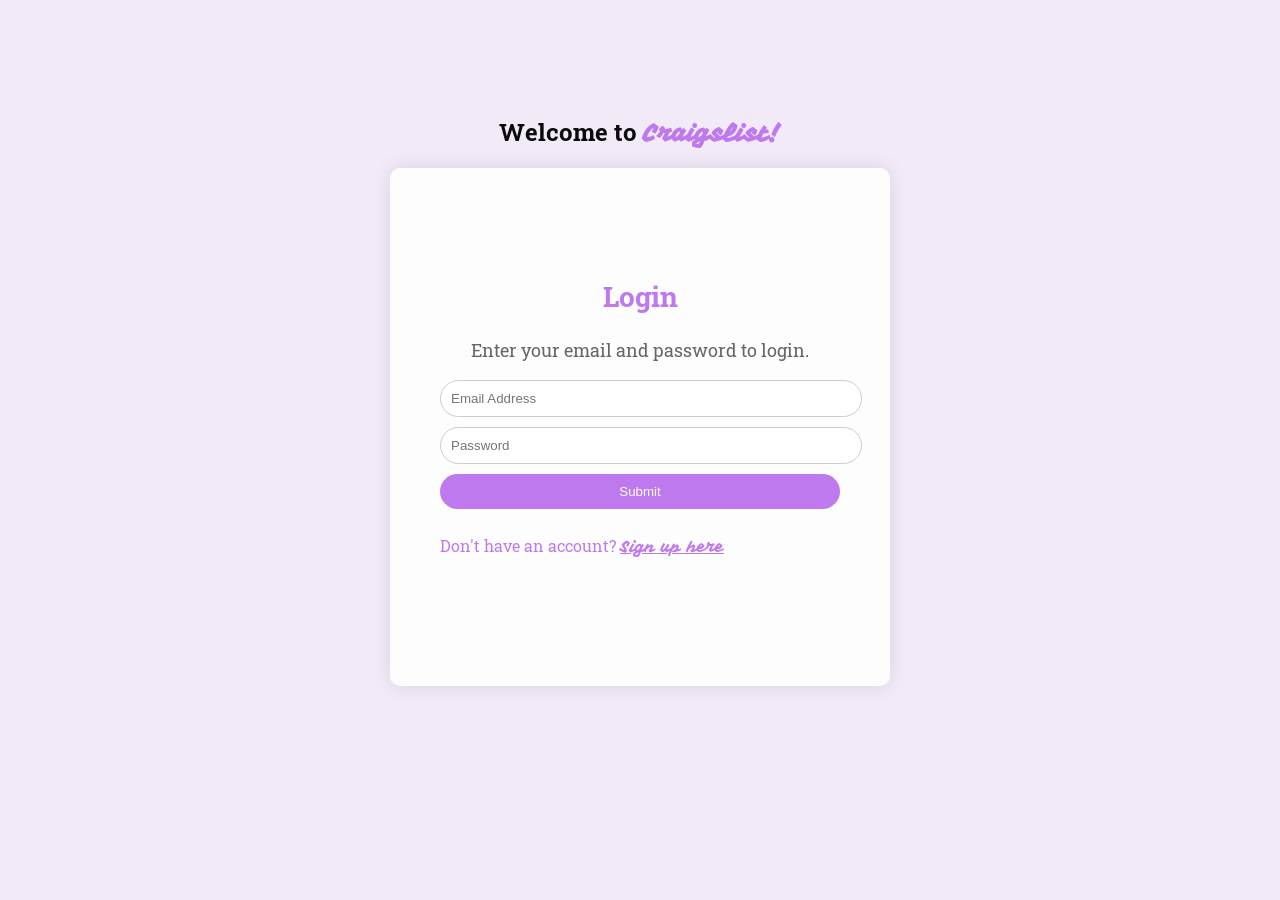
<file: your_posts.html>
<!DOCTYPE html>
<html lang="en">

<head>
  <meta charset="utf-8">
  <meta content="width=device-width, initial-scale=1.0" name="viewport">
  <title>Your Posts - CRAIGSLIST</title>
  <link href='https://fonts.googleapis.com/css?family=Vampiro+One&display=swap' rel='stylesheet'>
  <link href="https://fonts.googleapis.com/css2?family=Roboto+Slab:wght@400;700&display=swap" rel="stylesheet">
  <link href="assets/vendor/bootstrap/css/bootstrap.min.css" rel="stylesheet">
  <link href="assets/vendor/bootstrap-icons/bootstrap-icons.css" rel="stylesheet">
  <link href="assets/vendor/boxicons/css/boxicons.min.css" rel="stylesheet">
  <link href="assets/vendor/quill/quill.snow.css" rel="stylesheet">
  <link href="assets/vendor/quill/quill.bubble.css" rel="stylesheet">
  <link href="assets/vendor/remixicon/remixicon.css" rel="stylesheet">
  <link href="assets/vendor/simple-datatables/style.css" rel="stylesheet">
  <link href="assets/css/style.css" rel="stylesheet">

  <script type="module" src="assets/js/auth/dashboard.js"></script>
  <script type="module" src="assets/js/dashboard/post-index.js"></script>
  <script type="module" src="assets/js/utils/utils.js"></script>

</head>

<body>

  <!-- ======= Header ======= -->
  <header id="header" class="header fixed-top d-flex align-items-center">
    <div class="d-flex align-items-center justify-content-between">
      <a class="navbar-brand" href="index.html">
        <img src="L.png" alt="Logo" class="logo">
        <strong>Craiglist</strong>
      </a>
    </div>
    <i class="bi bi-list toggle-sidebar-btn"></i>
    <div class="search-bar">
      <form class="search-form d-flex align-items-center" method="POST" action="#">
        <input type="text" name="query" placeholder="Search" title="Enter search keyword">
        <button type="submit" title="Search"><i class="bi bi-search"></i></button>
      </form>
    </div>
    <nav class="header-nav ms-auto">
      <ul class="d-flex align-items-center">
        <li class="nav-item d-block d-lg-none">
          <a class="nav-link nav-icon search-bar-toggle" href="#">
            <i class="bi bi-search"></i>
          </a>
        </li>
        <li class="nav-item">
          <a class="nav-link nav-icon" href="create_post.html" style="background-color: #BE79EF; width: 140px; height: 25px; border-radius: 25px; font-size: 16px; text-align: center; color: white;">
            <i class="bi bi-plus"></i> Create Post
          </a>
        </li>
        <li class="nav-item pe-3">
          <a class="nav-link nav-profile d-flex align-items-center pe-0" href="users-profile.html">
            <img src="assets/img/profile-img.jpg" alt="Profile" class="rounded-circle">
          </a>
        </li>
      </ul>
    </nav>
  </header>

  <!-- ======= Sidebar ======= -->
  <aside id="sidebar" class="sidebar">
    <ul class="sidebar-nav" id="sidebar-nav">
      <li class="nav-item">
        <a class="nav-link" href="index.html">
          <i class="bi bi-grid"></i>
          <span style="font-size: 18px;">Dashboard</span>
        </a>
      </li>
      <li class="nav-item">
        <a class="nav-link" href="all.html">
          <i class="bi bi-menu-button-wide"></i>
          <span style="font-size: 18px;">Feed</span>
        </a>
      </li>
     
      <li class="nav-heading">Pages</li>
      <li class="nav-item">
        <a class="nav-link collapsed" href="users-profilee.html">
          <i class="bi bi-person"></i>
          <span style="font-size: 18px;">Profile</span>
        </a>
      </li>
      <li class="nav-item">
        <a class="nav-link collapsed" href="your_posts.html">
          <i class="bi bi-file-earmark-post"></i>
          <span style="font-size: 18px;">Your Posts</span>
        </a>
      </li>
      <p style="margin-top: 350px;">
        
        <li class="nav-item">
          <a class="nav-link collapsed" href="#">
            <i class="bi bi-box-arrow-left"></i>
            <span id="btn_logout" style="font-size: 18px;">Sign Out</span>
          </a>
        </li>
    </ul>
  </aside>  

  <!-- ======= Main Content ======= -->
  <main id="main" class="main">
    <div class="pagetitle">
      <h1 style="font-size: 30px; color: #561a81;">YOUR POST</h1>
      <nav>
        <ol class="breadcrumb">
          <li class="breadcrumb-item"><a href="index.html">Home</a></li>
          <li class="breadcrumb-item active">Your Posts</li>
        </ol>
      </nav>
    </div>

    <div class="container-fluid mt-5 mb-5" style="border-radius: 25px; width: 100%;">
      <div class="row">

        <!-- Example of a single post -->

        <!-- <div class="col-sm-4">
          <div class="card" style="border-radius: 50px;">
            <img src="assets/img/example.jpg" class="card-img-top" alt="...">
            <div class="card-body">
              <h5 class="card-title">Post Title</h5>
              <p class="card-text">Post content goes here...</p>
            </div>
          </div>
        </div> -->

        <!-- Add more posts here -->

        <!-- Notifications -->
      <div class="alert alert-success d-none" role="alert"></div>
      <div class="alert alert-danger d-none" role="alert"></div>

      <!-- Get All Data -->
      <div class="row pb-5" id="get_data">
      <div
          class="col-sm-12 d-flex justify-content-center align-items-center"
      >
          <div class="spinner-border" role="status">
          <span class="visually-hidden">Loading...</span>
          </div>
          <b class="ms-2">Loading Data...</b>

      </div>
    </div>
  </main>

 
  <br>
  <br>
  <br>
  <br>
  <br>
  <br>

  <!-- ======= Footer ======= -->
  <footer id="footer" class="footer">
    <div class="copyright">
      &copy; Copyright <strong><span>CRAIGSLIST</span></strong>. All Rights Reserved
    </div>
  </footer>

  <!-- Vendor JS Files -->
  <script src="assets/vendor/apexcharts/apexcharts.min.js"></script>
  <script src="assets/vendor/bootstrap/js/bootstrap.bundle.min.js"></script>
  <script src="assets/vendor/chart.js/chart.umd.js"></script>
  <script src="assets/vendor/echarts/echarts.min.js"></script>
  <script src="assets/vendor/quill/quill.js"></script>
  <script src="assets/vendor/simple-datatables/simple-datatables.js"></script>
  <script src="assets/vendor/tinymce/tinymce.min.js"></script>
  <script src="assets/vendor/php-email-form/validate.js"></script>
  <script src="assets/js/main.js"></script>

</body>

</html>
</file>
<file: assets/vendor/quill/quill.snow.css>
/*!
 * Quill Editor v2.0.1
 * https://quilljs.com
 * Copyright (c) 2017-2024, Slab
 * Copyright (c) 2014, Jason Chen
 * Copyright (c) 2013, salesforce.com
 */
.ql-container{box-sizing:border-box;font-family:Helvetica,Arial,sans-serif;font-size:13px;height:100%;margin:0;position:relative}.ql-container.ql-disabled .ql-tooltip{visibility:hidden}.ql-container:not(.ql-disabled) li[data-list=checked] > .ql-ui,.ql-container:not(.ql-disabled) li[data-list=unchecked] > .ql-ui{cursor:pointer}.ql-clipboard{left:-100000px;height:1px;overflow-y:hidden;position:absolute;top:50%}.ql-clipboard p{margin:0;padding:0}.ql-editor{box-sizing:border-box;counter-reset:list-0 list-1 list-2 list-3 list-4 list-5 list-6 list-7 list-8 list-9;line-height:1.42;height:100%;outline:none;overflow-y:auto;padding:12px 15px;tab-size:4;-moz-tab-size:4;text-align:left;white-space:pre-wrap;word-wrap:break-word}.ql-editor > *{cursor:text}.ql-editor p,.ql-editor ol,.ql-editor pre,.ql-editor blockquote,.ql-editor h1,.ql-editor h2,.ql-editor h3,.ql-editor h4,.ql-editor h5,.ql-editor h6{margin:0;padding:0}@supports (counter-set:none){.ql-editor p,.ql-editor h1,.ql-editor h2,.ql-editor h3,.ql-editor h4,.ql-editor h5,.ql-editor h6{counter-set:list-0 list-1 list-2 list-3 list-4 list-5 list-6 list-7 list-8 list-9}}@supports not (counter-set:none){.ql-editor p,.ql-editor h1,.ql-editor h2,.ql-editor h3,.ql-editor h4,.ql-editor h5,.ql-editor h6{counter-reset:list-0 list-1 list-2 list-3 list-4 list-5 list-6 list-7 list-8 list-9}}.ql-editor table{border-collapse:collapse}.ql-editor td{border:1px solid #000;padding:2px 5px}.ql-editor ol{padding-left:1.5em}.ql-editor li{list-style-type:none;padding-left:1.5em;position:relative}.ql-editor li > .ql-ui:before{display:inline-block;margin-left:-1.5em;margin-right:.3em;text-align:right;white-space:nowrap;width:1.2em}.ql-editor li[data-list=checked] > .ql-ui,.ql-editor li[data-list=unchecked] > .ql-ui{color:#777}.ql-editor li[data-list=bullet] > .ql-ui:before{content:'\2022'}.ql-editor li[data-list=checked] > .ql-ui:before{content:'\2611'}.ql-editor li[data-list=unchecked] > .ql-ui:before{content:'\2610'}@supports (counter-set:none){.ql-editor li[data-list]{counter-set:list-1 list-2 list-3 list-4 list-5 list-6 list-7 list-8 list-9}}@supports not (counter-set:none){.ql-editor li[data-list]{counter-reset:list-1 list-2 list-3 list-4 list-5 list-6 list-7 list-8 list-9}}.ql-editor li[data-list=ordered]{counter-increment:list-0}.ql-editor li[data-list=ordered] > .ql-ui:before{content:counter(list-0, decimal) '. '}.ql-editor li[data-list=ordered].ql-indent-1{counter-increment:list-1}.ql-editor li[data-list=ordered].ql-indent-1 > .ql-ui:before{content:counter(list-1, lower-alpha) '. '}@supports (counter-set:none){.ql-editor li[data-list].ql-indent-1{counter-set:list-2 list-3 list-4 list-5 list-6 list-7 list-8 list-9}}@supports not (counter-set:none){.ql-editor li[data-list].ql-indent-1{counter-reset:list-2 list-3 list-4 list-5 list-6 list-7 list-8 list-9}}.ql-editor li[data-list=ordered].ql-indent-2{counter-increment:list-2}.ql-editor li[data-list=ordered].ql-indent-2 > .ql-ui:before{content:counter(list-2, lower-roman) '. '}@supports (counter-set:none){.ql-editor li[data-list].ql-indent-2{counter-set:list-3 list-4 list-5 list-6 list-7 list-8 list-9}}@supports not (counter-set:none){.ql-editor li[data-list].ql-indent-2{counter-reset:list-3 list-4 list-5 list-6 list-7 list-8 list-9}}.ql-editor li[data-list=ordered].ql-indent-3{counter-increment:list-3}.ql-editor li[data-list=ordered].ql-indent-3 > .ql-ui:before{content:counter(list-3, decimal) '. '}@supports (counter-set:none){.ql-editor li[data-list].ql-indent-3{counter-set:list-4 list-5 list-6 list-7 list-8 list-9}}@supports not (counter-set:none){.ql-editor li[data-list].ql-indent-3{counter-reset:list-4 list-5 list-6 list-7 list-8 list-9}}.ql-editor li[data-list=ordered].ql-indent-4{counter-increment:list-4}.ql-editor li[data-list=ordered].ql-indent-4 > .ql-ui:before{content:counter(list-4, lower-alpha) '. '}@supports (counter-set:none){.ql-editor li[data-list].ql-indent-4{counter-set:list-5 list-6 list-7 list-8 list-9}}@supports not (counter-set:none){.ql-editor li[data-list].ql-indent-4{counter-reset:list-5 list-6 list-7 list-8 list-9}}.ql-editor li[data-list=ordered].ql-indent-5{counter-increment:list-5}.ql-editor li[data-list=ordered].ql-indent-5 > .ql-ui:before{content:counter(list-5, lower-roman) '. '}@supports (counter-set:none){.ql-editor li[data-list].ql-indent-5{counter-set:list-6 list-7 list-8 list-9}}@supports not (counter-set:none){.ql-editor li[data-list].ql-indent-5{counter-reset:list-6 list-7 list-8 list-9}}.ql-editor li[data-list=ordered].ql-indent-6{counter-increment:list-6}.ql-editor li[data-list=ordered].ql-indent-6 > .ql-ui:before{content:counter(list-6, decimal) '. '}@supports (counter-set:none){.ql-editor li[data-list].ql-indent-6{counter-set:list-7 list-8 list-9}}@supports not (counter-set:none){.ql-editor li[data-list].ql-indent-6{counter-reset:list-7 list-8 list-9}}.ql-editor li[data-list=ordered].ql-indent-7{counter-increment:list-7}.ql-editor li[data-list=ordered].ql-indent-7 > .ql-ui:before{content:counter(list-7, lower-alpha) '. '}@supports (counter-set:none){.ql-editor li[data-list].ql-indent-7{counter-set:list-8 list-9}}@supports not (counter-set:none){.ql-editor li[data-list].ql-indent-7{counter-reset:list-8 list-9}}.ql-editor li[data-list=ordered].ql-indent-8{counter-increment:list-8}.ql-editor li[data-list=ordered].ql-indent-8 > .ql-ui:before{content:counter(list-8, lower-roman) '. '}@supports (counter-set:none){.ql-editor li[data-list].ql-indent-8{counter-set:list-9}}@supports not (counter-set:none){.ql-editor li[data-list].ql-indent-8{counter-reset:list-9}}.ql-editor li[data-list=ordered].ql-indent-9{counter-increment:list-9}.ql-editor li[data-list=ordered].ql-indent-9 > .ql-ui:before{content:counter(list-9, decimal) '. '}.ql-editor .ql-indent-1:not(.ql-direction-rtl){padding-left:3em}.ql-editor li.ql-indent-1:not(.ql-direction-rtl){padding-left:4.5em}.ql-editor .ql-indent-1.ql-direction-rtl.ql-align-right{padding-right:3em}.ql-editor li.ql-indent-1.ql-direction-rtl.ql-align-right{padding-right:4.5em}.ql-editor .ql-indent-2:not(.ql-direction-rtl){padding-left:6em}.ql-editor li.ql-indent-2:not(.ql-direction-rtl){padding-left:7.5em}.ql-editor .ql-indent-2.ql-direction-rtl.ql-align-right{padding-right:6em}.ql-editor li.ql-indent-2.ql-direction-rtl.ql-align-right{padding-right:7.5em}.ql-editor .ql-indent-3:not(.ql-direction-rtl){padding-left:9em}.ql-editor li.ql-indent-3:not(.ql-direction-rtl){padding-left:10.5em}.ql-editor .ql-indent-3.ql-direction-rtl.ql-align-right{padding-right:9em}.ql-editor li.ql-indent-3.ql-direction-rtl.ql-align-right{padding-right:10.5em}.ql-editor .ql-indent-4:not(.ql-direction-rtl){padding-left:12em}.ql-editor li.ql-indent-4:not(.ql-direction-rtl){padding-left:13.5em}.ql-editor .ql-indent-4.ql-direction-rtl.ql-align-right{padding-right:12em}.ql-editor li.ql-indent-4.ql-direction-rtl.ql-align-right{padding-right:13.5em}.ql-editor .ql-indent-5:not(.ql-direction-rtl){padding-left:15em}.ql-editor li.ql-indent-5:not(.ql-direction-rtl){padding-left:16.5em}.ql-editor .ql-indent-5.ql-direction-rtl.ql-align-right{padding-right:15em}.ql-editor li.ql-indent-5.ql-direction-rtl.ql-align-right{padding-right:16.5em}.ql-editor .ql-indent-6:not(.ql-direction-rtl){padding-left:18em}.ql-editor li.ql-indent-6:not(.ql-direction-rtl){padding-left:19.5em}.ql-editor .ql-indent-6.ql-direction-rtl.ql-align-right{padding-right:18em}.ql-editor li.ql-indent-6.ql-direction-rtl.ql-align-right{padding-right:19.5em}.ql-editor .ql-indent-7:not(.ql-direction-rtl){padding-left:21em}.ql-editor li.ql-indent-7:not(.ql-direction-rtl){padding-left:22.5em}.ql-editor .ql-indent-7.ql-direction-rtl.ql-align-right{padding-right:21em}.ql-editor li.ql-indent-7.ql-direction-rtl.ql-align-right{padding-right:22.5em}.ql-editor .ql-indent-8:not(.ql-direction-rtl){padding-left:24em}.ql-editor li.ql-indent-8:not(.ql-direction-rtl){padding-left:25.5em}.ql-editor .ql-indent-8.ql-direction-rtl.ql-align-right{padding-right:24em}.ql-editor li.ql-indent-8.ql-direction-rtl.ql-align-right{padding-right:25.5em}.ql-editor .ql-indent-9:not(.ql-direction-rtl){padding-left:27em}.ql-editor li.ql-indent-9:not(.ql-direction-rtl){padding-left:28.5em}.ql-editor .ql-indent-9.ql-direction-rtl.ql-align-right{padding-right:27em}.ql-editor li.ql-indent-9.ql-direction-rtl.ql-align-right{padding-right:28.5em}.ql-editor li.ql-direction-rtl{padding-right:1.5em}.ql-editor li.ql-direction-rtl > .ql-ui:before{margin-left:.3em;margin-right:-1.5em;text-align:left}.ql-editor table{table-layout:fixed;width:100%}.ql-editor table td{outline:none}.ql-editor .ql-code-block-container{font-family:monospace}.ql-editor .ql-video{display:block;max-width:100%}.ql-editor .ql-video.ql-align-center{margin:0 auto}.ql-editor .ql-video.ql-align-right{margin:0 0 0 auto}.ql-editor .ql-bg-black{background-color:#000}.ql-editor .ql-bg-red{background-color:#e60000}.ql-editor .ql-bg-orange{background-color:#f90}.ql-editor .ql-bg-yellow{background-color:#ff0}.ql-editor .ql-bg-green{background-color:#008a00}.ql-editor .ql-bg-blue{background-color:#06c}.ql-editor .ql-bg-purple{background-color:#93f}.ql-editor .ql-color-white{color:#fff}.ql-editor .ql-color-red{color:#e60000}.ql-editor .ql-color-orange{color:#f90}.ql-editor .ql-color-yellow{color:#ff0}.ql-editor .ql-color-green{color:#008a00}.ql-editor .ql-color-blue{color:#06c}.ql-editor .ql-color-purple{color:#93f}.ql-editor .ql-font-serif{font-family:Georgia,Times New Roman,serif}.ql-editor .ql-font-monospace{font-family:Monaco,Courier New,monospace}.ql-editor .ql-size-small{font-size:.75em}.ql-editor .ql-size-large{font-size:1.5em}.ql-editor .ql-size-huge{font-size:2.5em}.ql-editor .ql-direction-rtl{direction:rtl;text-align:inherit}.ql-editor .ql-align-center{text-align:center}.ql-editor .ql-align-justify{text-align:justify}.ql-editor .ql-align-right{text-align:right}.ql-editor .ql-ui{position:absolute}.ql-editor.ql-blank::before{color:rgba(0,0,0,0.6);content:attr(data-placeholder);font-style:italic;left:15px;pointer-events:none;position:absolute;right:15px}.ql-snow.ql-toolbar:after,.ql-snow .ql-toolbar:after{clear:both;content:'';display:table}.ql-snow.ql-toolbar button,.ql-snow .ql-toolbar button{background:none;border:none;cursor:pointer;display:inline-block;float:left;height:24px;padding:3px 5px;width:28px}.ql-snow.ql-toolbar button svg,.ql-snow .ql-toolbar button svg{float:left;height:100%}.ql-snow.ql-toolbar button:active:hover,.ql-snow .ql-toolbar button:active:hover{outline:none}.ql-snow.ql-toolbar input.ql-image[type=file],.ql-snow .ql-toolbar input.ql-image[type=file]{display:none}.ql-snow.ql-toolbar button:hover,.ql-snow .ql-toolbar button:hover,.ql-snow.ql-toolbar button:focus,.ql-snow .ql-toolbar button:focus,.ql-snow.ql-toolbar button.ql-active,.ql-snow .ql-toolbar button.ql-active,.ql-snow.ql-toolbar .ql-picker-label:hover,.ql-snow .ql-toolbar .ql-picker-label:hover,.ql-snow.ql-toolbar .ql-picker-label.ql-active,.ql-snow .ql-toolbar .ql-picker-label.ql-active,.ql-snow.ql-toolbar .ql-picker-item:hover,.ql-snow .ql-toolbar .ql-picker-item:hover,.ql-snow.ql-toolbar .ql-picker-item.ql-selected,.ql-snow .ql-toolbar .ql-picker-item.ql-selected{color:#06c}.ql-snow.ql-toolbar button:hover .ql-fill,.ql-snow .ql-toolbar button:hover .ql-fill,.ql-snow.ql-toolbar button:focus .ql-fill,.ql-snow .ql-toolbar button:focus .ql-fill,.ql-snow.ql-toolbar button.ql-active .ql-fill,.ql-snow .ql-toolbar button.ql-active .ql-fill,.ql-snow.ql-toolbar .ql-picker-label:hover .ql-fill,.ql-snow .ql-toolbar .ql-picker-label:hover .ql-fill,.ql-snow.ql-toolbar .ql-picker-label.ql-active .ql-fill,.ql-snow .ql-toolbar .ql-picker-label.ql-active .ql-fill,.ql-snow.ql-toolbar .ql-picker-item:hover .ql-fill,.ql-snow .ql-toolbar .ql-picker-item:hover .ql-fill,.ql-snow.ql-toolbar .ql-picker-item.ql-selected .ql-fill,.ql-snow .ql-toolbar .ql-picker-item.ql-selected .ql-fill,.ql-snow.ql-toolbar button:hover .ql-stroke.ql-fill,.ql-snow .ql-toolbar button:hover .ql-stroke.ql-fill,.ql-snow.ql-toolbar button:focus .ql-stroke.ql-fill,.ql-snow .ql-toolbar button:focus .ql-stroke.ql-fill,.ql-snow.ql-toolbar button.ql-active .ql-stroke.ql-fill,.ql-snow .ql-toolbar button.ql-active .ql-stroke.ql-fill,.ql-snow.ql-toolbar .ql-picker-label:hover .ql-stroke.ql-fill,.ql-snow .ql-toolbar .ql-picker-label:hover .ql-stroke.ql-fill,.ql-snow.ql-toolbar .ql-picker-label.ql-active .ql-stroke.ql-fill,.ql-snow .ql-toolbar .ql-picker-label.ql-active .ql-stroke.ql-fill,.ql-snow.ql-toolbar .ql-picker-item:hover .ql-stroke.ql-fill,.ql-snow .ql-toolbar .ql-picker-item:hover .ql-stroke.ql-fill,.ql-snow.ql-toolbar .ql-picker-item.ql-selected .ql-stroke.ql-fill,.ql-snow .ql-toolbar .ql-picker-item.ql-selected .ql-stroke.ql-fill{fill:#06c}.ql-snow.ql-toolbar button:hover .ql-stroke,.ql-snow .ql-toolbar button:hover .ql-stroke,.ql-snow.ql-toolbar button:focus .ql-stroke,.ql-snow .ql-toolbar button:focus .ql-stroke,.ql-snow.ql-toolbar button.ql-active .ql-stroke,.ql-snow .ql-toolbar button.ql-active .ql-stroke,.ql-snow.ql-toolbar .ql-picker-label:hover .ql-stroke,.ql-snow .ql-toolbar .ql-picker-label:hover .ql-stroke,.ql-snow.ql-toolbar .ql-picker-label.ql-active .ql-stroke,.ql-snow .ql-toolbar .ql-picker-label.ql-active .ql-stroke,.ql-snow.ql-toolbar .ql-picker-item:hover .ql-stroke,.ql-snow .ql-toolbar .ql-picker-item:hover .ql-stroke,.ql-snow.ql-toolbar .ql-picker-item.ql-selected .ql-stroke,.ql-snow .ql-toolbar .ql-picker-item.ql-selected .ql-stroke,.ql-snow.ql-toolbar button:hover .ql-stroke-miter,.ql-snow .ql-toolbar button:hover .ql-stroke-miter,.ql-snow.ql-toolbar button:focus .ql-stroke-miter,.ql-snow .ql-toolbar button:focus .ql-stroke-miter,.ql-snow.ql-toolbar button.ql-active .ql-stroke-miter,.ql-snow .ql-toolbar button.ql-active .ql-stroke-miter,.ql-snow.ql-toolbar .ql-picker-label:hover .ql-stroke-miter,.ql-snow .ql-toolbar .ql-picker-label:hover .ql-stroke-miter,.ql-snow.ql-toolbar .ql-picker-label.ql-active .ql-stroke-miter,.ql-snow .ql-toolbar .ql-picker-label.ql-active .ql-stroke-miter,.ql-snow.ql-toolbar .ql-picker-item:hover .ql-stroke-miter,.ql-snow .ql-toolbar .ql-picker-item:hover .ql-stroke-miter,.ql-snow.ql-toolbar .ql-picker-item.ql-selected .ql-stroke-miter,.ql-snow .ql-toolbar .ql-picker-item.ql-selected .ql-stroke-miter{stroke:#06c}@media (pointer:coarse){.ql-snow.ql-toolbar button:hover:not(.ql-active),.ql-snow .ql-toolbar button:hover:not(.ql-active){color:#444}.ql-snow.ql-toolbar button:hover:not(.ql-active) .ql-fill,.ql-snow .ql-toolbar button:hover:not(.ql-active) .ql-fill,.ql-snow.ql-toolbar button:hover:not(.ql-active) .ql-stroke.ql-fill,.ql-snow .ql-toolbar button:hover:not(.ql-active) .ql-stroke.ql-fill{fill:#444}.ql-snow.ql-toolbar button:hover:not(.ql-active) .ql-stroke,.ql-snow .ql-toolbar button:hover:not(.ql-active) .ql-stroke,.ql-snow.ql-toolbar button:hover:not(.ql-active) .ql-stroke-miter,.ql-snow .ql-toolbar button:hover:not(.ql-active) .ql-stroke-miter{stroke:#444}}.ql-snow{box-sizing:border-box}.ql-snow *{box-sizing:border-box}.ql-snow .ql-hidden{display:none}.ql-snow .ql-out-bottom,.ql-snow .ql-out-top{visibility:hidden}.ql-snow .ql-tooltip{position:absolute;transform:translateY(10px)}.ql-snow .ql-tooltip a{cursor:pointer;text-decoration:none}.ql-snow .ql-tooltip.ql-flip{transform:translateY(-10px)}.ql-snow .ql-formats{display:inline-block;vertical-align:middle}.ql-snow .ql-formats:after{clear:both;content:'';display:table}.ql-snow .ql-stroke{fill:none;stroke:#444;stroke-linecap:round;stroke-linejoin:round;stroke-width:2}.ql-snow .ql-stroke-miter{fill:none;stroke:#444;stroke-miterlimit:10;stroke-width:2}.ql-snow .ql-fill,.ql-snow .ql-stroke.ql-fill{fill:#444}.ql-snow .ql-empty{fill:none}.ql-snow .ql-even{fill-rule:evenodd}.ql-snow .ql-thin,.ql-snow .ql-stroke.ql-thin{stroke-width:1}.ql-snow .ql-transparent{opacity:.4}.ql-snow .ql-direction svg:last-child{display:none}.ql-snow .ql-direction.ql-active svg:last-child{display:inline}.ql-snow .ql-direction.ql-active svg:first-child{display:none}.ql-snow .ql-editor h1{font-size:2em}.ql-snow .ql-editor h2{font-size:1.5em}.ql-snow .ql-editor h3{font-size:1.17em}.ql-snow .ql-editor h4{font-size:1em}.ql-snow .ql-editor h5{font-size:.83em}.ql-snow .ql-editor h6{font-size:.67em}.ql-snow .ql-editor a{text-decoration:underline}.ql-snow .ql-editor blockquote{border-left:4px solid #ccc;margin-bottom:5px;margin-top:5px;padding-left:16px}.ql-snow .ql-editor code,.ql-snow .ql-editor .ql-code-block-container{background-color:#f0f0f0;border-radius:3px}.ql-snow .ql-editor .ql-code-block-container{margin-bottom:5px;margin-top:5px;padding:5px 10px}.ql-snow .ql-editor code{font-size:85%;padding:2px 4px}.ql-snow .ql-editor .ql-code-block-container{background-color:#23241f;color:#f8f8f2;overflow:visible}.ql-snow .ql-editor img{max-width:100%}.ql-snow .ql-picker{color:#444;display:inline-block;float:left;font-size:14px;font-weight:500;height:24px;position:relative;vertical-align:middle}.ql-snow .ql-picker-label{cursor:pointer;display:inline-block;height:100%;padding-left:8px;padding-right:2px;position:relative;width:100%}.ql-snow .ql-picker-label::before{display:inline-block;line-height:22px}.ql-snow .ql-picker-options{background-color:#fff;display:none;min-width:100%;padding:4px 8px;position:absolute;white-space:nowrap}.ql-snow .ql-picker-options .ql-picker-item{cursor:pointer;display:block;padding-bottom:5px;padding-top:5px}.ql-snow .ql-picker.ql-expanded .ql-picker-label{color:#ccc;z-index:2}.ql-snow .ql-picker.ql-expanded .ql-picker-label .ql-fill{fill:#ccc}.ql-snow .ql-picker.ql-expanded .ql-picker-label .ql-stroke{stroke:#ccc}.ql-snow .ql-picker.ql-expanded .ql-picker-options{display:block;margin-top:-1px;top:100%;z-index:1}.ql-snow .ql-color-picker,.ql-snow .ql-icon-picker{width:28px}.ql-snow .ql-color-picker .ql-picker-label,.ql-snow .ql-icon-picker .ql-picker-label{padding:2px 4px}.ql-snow .ql-color-picker .ql-picker-label svg,.ql-snow .ql-icon-picker .ql-picker-label svg{right:4px}.ql-snow .ql-icon-picker .ql-picker-options{padding:4px 0}.ql-snow .ql-icon-picker .ql-picker-item{height:24px;width:24px;padding:2px 4px}.ql-snow .ql-color-picker .ql-picker-options{padding:3px 5px;width:152px}.ql-snow .ql-color-picker .ql-picker-item{border:1px solid transparent;float:left;height:16px;margin:2px;padding:0;width:16px}.ql-snow .ql-picker:not(.ql-color-picker):not(.ql-icon-picker) svg{position:absolute;margin-top:-9px;right:0;top:50%;width:18px}.ql-snow .ql-picker.ql-header .ql-picker-label[data-label]:not([data-label=''])::before,.ql-snow .ql-picker.ql-font .ql-picker-label[data-label]:not([data-label=''])::before,.ql-snow .ql-picker.ql-size .ql-picker-label[data-label]:not([data-label=''])::before,.ql-snow .ql-picker.ql-header .ql-picker-item[data-label]:not([data-label=''])::before,.ql-snow .ql-picker.ql-font .ql-picker-item[data-label]:not([data-label=''])::before,.ql-snow .ql-picker.ql-size .ql-picker-item[data-label]:not([data-label=''])::before{content:attr(data-label)}.ql-snow .ql-picker.ql-header{width:98px}.ql-snow .ql-picker.ql-header .ql-picker-label::before,.ql-snow .ql-picker.ql-header .ql-picker-item::before{content:'Normal'}.ql-snow .ql-picker.ql-header .ql-picker-label[data-value="1"]::before,.ql-snow .ql-picker.ql-header .ql-picker-item[data-value="1"]::before{content:'Heading 1'}.ql-snow .ql-picker.ql-header .ql-picker-label[data-value="2"]::before,.ql-snow .ql-picker.ql-header .ql-picker-item[data-value="2"]::before{content:'Heading 2'}.ql-snow .ql-picker.ql-header .ql-picker-label[data-value="3"]::before,.ql-snow .ql-picker.ql-header .ql-picker-item[data-value="3"]::before{content:'Heading 3'}.ql-snow .ql-picker.ql-header .ql-picker-label[data-value="4"]::before,.ql-snow .ql-picker.ql-header .ql-picker-item[data-value="4"]::before{content:'Heading 4'}.ql-snow .ql-picker.ql-header .ql-picker-label[data-value="5"]::before,.ql-snow .ql-picker.ql-header .ql-picker-item[data-value="5"]::before{content:'Heading 5'}.ql-snow .ql-picker.ql-header .ql-picker-label[data-value="6"]::before,.ql-snow .ql-picker.ql-header .ql-picker-item[data-value="6"]::before{content:'Heading 6'}.ql-snow .ql-picker.ql-header .ql-picker-item[data-value="1"]::before{font-size:2em}.ql-snow .ql-picker.ql-header .ql-picker-item[data-value="2"]::before{font-size:1.5em}.ql-snow .ql-picker.ql-header .ql-picker-item[data-value="3"]::before{font-size:1.17em}.ql-snow .ql-picker.ql-header .ql-picker-item[data-value="4"]::before{font-size:1em}.ql-snow .ql-picker.ql-header .ql-picker-item[data-value="5"]::before{font-size:.83em}.ql-snow .ql-picker.ql-header .ql-picker-item[data-value="6"]::before{font-size:.67em}.ql-snow .ql-picker.ql-font{width:108px}.ql-snow .ql-picker.ql-font .ql-picker-label::before,.ql-snow .ql-picker.ql-font .ql-picker-item::before{content:'Sans Serif'}.ql-snow .ql-picker.ql-font .ql-picker-label[data-value=serif]::before,.ql-snow .ql-picker.ql-font .ql-picker-item[data-value=serif]::before{content:'Serif'}.ql-snow .ql-picker.ql-font .ql-picker-label[data-value=monospace]::before,.ql-snow .ql-picker.ql-font .ql-picker-item[data-value=monospace]::before{content:'Monospace'}.ql-snow .ql-picker.ql-font .ql-picker-item[data-value=serif]::before{font-family:Georgia,Times New Roman,serif}.ql-snow .ql-picker.ql-font .ql-picker-item[data-value=monospace]::before{font-family:Monaco,Courier New,monospace}.ql-snow .ql-picker.ql-size{width:98px}.ql-snow .ql-picker.ql-size .ql-picker-label::before,.ql-snow .ql-picker.ql-size .ql-picker-item::before{content:'Normal'}.ql-snow .ql-picker.ql-size .ql-picker-label[data-value=small]::before,.ql-snow .ql-picker.ql-size .ql-picker-item[data-value=small]::before{content:'Small'}.ql-snow .ql-picker.ql-size .ql-picker-label[data-value=large]::before,.ql-snow .ql-picker.ql-size .ql-picker-item[data-value=large]::before{content:'Large'}.ql-snow .ql-picker.ql-size .ql-picker-label[data-value=huge]::before,.ql-snow .ql-picker.ql-size .ql-picker-item[data-value=huge]::before{content:'Huge'}.ql-snow .ql-picker.ql-size .ql-picker-item[data-value=small]::before{font-size:10px}.ql-snow .ql-picker.ql-size .ql-picker-item[data-value=large]::before{font-size:18px}.ql-snow .ql-picker.ql-size .ql-picker-item[data-value=huge]::before{font-size:32px}.ql-snow .ql-color-picker.ql-background .ql-picker-item{background-color:#fff}.ql-snow .ql-color-picker.ql-color .ql-picker-item{background-color:#000}.ql-code-block-container{position:relative}.ql-code-block-container .ql-ui{right:5px;top:5px}.ql-toolbar.ql-snow{border:1px solid #ccc;box-sizing:border-box;font-family:'Helvetica Neue','Helvetica','Arial',sans-serif;padding:8px}.ql-toolbar.ql-snow .ql-formats{margin-right:15px}.ql-toolbar.ql-snow .ql-picker-label{border:1px solid transparent}.ql-toolbar.ql-snow .ql-picker-options{border:1px solid transparent;box-shadow:rgba(0,0,0,0.2) 0 2px 8px}.ql-toolbar.ql-snow .ql-picker.ql-expanded .ql-picker-label{border-color:#ccc}.ql-toolbar.ql-snow .ql-picker.ql-expanded .ql-picker-options{border-color:#ccc}.ql-toolbar.ql-snow .ql-color-picker .ql-picker-item.ql-selected,.ql-toolbar.ql-snow .ql-color-picker .ql-picker-item:hover{border-color:#000}.ql-toolbar.ql-snow + .ql-container.ql-snow{border-top:0}.ql-snow .ql-tooltip{background-color:#fff;border:1px solid #ccc;box-shadow:0 0 5px #ddd;color:#444;padding:5px 12px;white-space:nowrap}.ql-snow .ql-tooltip::before{content:"Visit URL:";line-height:26px;margin-right:8px}.ql-snow .ql-tooltip input[type=text]{display:none;border:1px solid #ccc;font-size:13px;height:26px;margin:0;padding:3px 5px;width:170px}.ql-snow .ql-tooltip a.ql-preview{display:inline-block;max-width:200px;overflow-x:hidden;text-overflow:ellipsis;vertical-align:top}.ql-snow .ql-tooltip a.ql-action::after{border-right:1px solid #ccc;content:'Edit';margin-left:16px;padding-right:8px}.ql-snow .ql-tooltip a.ql-remove::before{content:'Remove';margin-left:8px}.ql-snow .ql-tooltip a{line-height:26px}.ql-snow .ql-tooltip.ql-editing a.ql-preview,.ql-snow .ql-tooltip.ql-editing a.ql-remove{display:none}.ql-snow .ql-tooltip.ql-editing input[type=text]{display:inline-block}.ql-snow .ql-tooltip.ql-editing a.ql-action::after{border-right:0;content:'Save';padding-right:0}.ql-snow .ql-tooltip[data-mode=link]::before{content:"Enter link:"}.ql-snow .ql-tooltip[data-mode=formula]::before{content:"Enter formula:"}.ql-snow .ql-tooltip[data-mode=video]::before{content:"Enter video:"}.ql-snow a{color:#06c}.ql-container.ql-snow{border:1px solid #ccc}

/*# sourceMappingURL=quill.snow.css.map*/
</file>
<file: assets/vendor/quill/quill.bubble.css>
/*!
 * Quill Editor v2.0.1
 * https://quilljs.com
 * Copyright (c) 2017-2024, Slab
 * Copyright (c) 2014, Jason Chen
 * Copyright (c) 2013, salesforce.com
 */
.ql-container{box-sizing:border-box;font-family:Helvetica,Arial,sans-serif;font-size:13px;height:100%;margin:0;position:relative}.ql-container.ql-disabled .ql-tooltip{visibility:hidden}.ql-container:not(.ql-disabled) li[data-list=checked] > .ql-ui,.ql-container:not(.ql-disabled) li[data-list=unchecked] > .ql-ui{cursor:pointer}.ql-clipboard{left:-100000px;height:1px;overflow-y:hidden;position:absolute;top:50%}.ql-clipboard p{margin:0;padding:0}.ql-editor{box-sizing:border-box;counter-reset:list-0 list-1 list-2 list-3 list-4 list-5 list-6 list-7 list-8 list-9;line-height:1.42;height:100%;outline:none;overflow-y:auto;padding:12px 15px;tab-size:4;-moz-tab-size:4;text-align:left;white-space:pre-wrap;word-wrap:break-word}.ql-editor > *{cursor:text}.ql-editor p,.ql-editor ol,.ql-editor pre,.ql-editor blockquote,.ql-editor h1,.ql-editor h2,.ql-editor h3,.ql-editor h4,.ql-editor h5,.ql-editor h6{margin:0;padding:0}@supports (counter-set:none){.ql-editor p,.ql-editor h1,.ql-editor h2,.ql-editor h3,.ql-editor h4,.ql-editor h5,.ql-editor h6{counter-set:list-0 list-1 list-2 list-3 list-4 list-5 list-6 list-7 list-8 list-9}}@supports not (counter-set:none){.ql-editor p,.ql-editor h1,.ql-editor h2,.ql-editor h3,.ql-editor h4,.ql-editor h5,.ql-editor h6{counter-reset:list-0 list-1 list-2 list-3 list-4 list-5 list-6 list-7 list-8 list-9}}.ql-editor table{border-collapse:collapse}.ql-editor td{border:1px solid #000;padding:2px 5px}.ql-editor ol{padding-left:1.5em}.ql-editor li{list-style-type:none;padding-left:1.5em;position:relative}.ql-editor li > .ql-ui:before{display:inline-block;margin-left:-1.5em;margin-right:.3em;text-align:right;white-space:nowrap;width:1.2em}.ql-editor li[data-list=checked] > .ql-ui,.ql-editor li[data-list=unchecked] > .ql-ui{color:#777}.ql-editor li[data-list=bullet] > .ql-ui:before{content:'\2022'}.ql-editor li[data-list=checked] > .ql-ui:before{content:'\2611'}.ql-editor li[data-list=unchecked] > .ql-ui:before{content:'\2610'}@supports (counter-set:none){.ql-editor li[data-list]{counter-set:list-1 list-2 list-3 list-4 list-5 list-6 list-7 list-8 list-9}}@supports not (counter-set:none){.ql-editor li[data-list]{counter-reset:list-1 list-2 list-3 list-4 list-5 list-6 list-7 list-8 list-9}}.ql-editor li[data-list=ordered]{counter-increment:list-0}.ql-editor li[data-list=ordered] > .ql-ui:before{content:counter(list-0, decimal) '. '}.ql-editor li[data-list=ordered].ql-indent-1{counter-increment:list-1}.ql-editor li[data-list=ordered].ql-indent-1 > .ql-ui:before{content:counter(list-1, lower-alpha) '. '}@supports (counter-set:none){.ql-editor li[data-list].ql-indent-1{counter-set:list-2 list-3 list-4 list-5 list-6 list-7 list-8 list-9}}@supports not (counter-set:none){.ql-editor li[data-list].ql-indent-1{counter-reset:list-2 list-3 list-4 list-5 list-6 list-7 list-8 list-9}}.ql-editor li[data-list=ordered].ql-indent-2{counter-increment:list-2}.ql-editor li[data-list=ordered].ql-indent-2 > .ql-ui:before{content:counter(list-2, lower-roman) '. '}@supports (counter-set:none){.ql-editor li[data-list].ql-indent-2{counter-set:list-3 list-4 list-5 list-6 list-7 list-8 list-9}}@supports not (counter-set:none){.ql-editor li[data-list].ql-indent-2{counter-reset:list-3 list-4 list-5 list-6 list-7 list-8 list-9}}.ql-editor li[data-list=ordered].ql-indent-3{counter-increment:list-3}.ql-editor li[data-list=ordered].ql-indent-3 > .ql-ui:before{content:counter(list-3, decimal) '. '}@supports (counter-set:none){.ql-editor li[data-list].ql-indent-3{counter-set:list-4 list-5 list-6 list-7 list-8 list-9}}@supports not (counter-set:none){.ql-editor li[data-list].ql-indent-3{counter-reset:list-4 list-5 list-6 list-7 list-8 list-9}}.ql-editor li[data-list=ordered].ql-indent-4{counter-increment:list-4}.ql-editor li[data-list=ordered].ql-indent-4 > .ql-ui:before{content:counter(list-4, lower-alpha) '. '}@supports (counter-set:none){.ql-editor li[data-list].ql-indent-4{counter-set:list-5 list-6 list-7 list-8 list-9}}@supports not (counter-set:none){.ql-editor li[data-list].ql-indent-4{counter-reset:list-5 list-6 list-7 list-8 list-9}}.ql-editor li[data-list=ordered].ql-indent-5{counter-increment:list-5}.ql-editor li[data-list=ordered].ql-indent-5 > .ql-ui:before{content:counter(list-5, lower-roman) '. '}@supports (counter-set:none){.ql-editor li[data-list].ql-indent-5{counter-set:list-6 list-7 list-8 list-9}}@supports not (counter-set:none){.ql-editor li[data-list].ql-indent-5{counter-reset:list-6 list-7 list-8 list-9}}.ql-editor li[data-list=ordered].ql-indent-6{counter-increment:list-6}.ql-editor li[data-list=ordered].ql-indent-6 > .ql-ui:before{content:counter(list-6, decimal) '. '}@supports (counter-set:none){.ql-editor li[data-list].ql-indent-6{counter-set:list-7 list-8 list-9}}@supports not (counter-set:none){.ql-editor li[data-list].ql-indent-6{counter-reset:list-7 list-8 list-9}}.ql-editor li[data-list=ordered].ql-indent-7{counter-increment:list-7}.ql-editor li[data-list=ordered].ql-indent-7 > .ql-ui:before{content:counter(list-7, lower-alpha) '. '}@supports (counter-set:none){.ql-editor li[data-list].ql-indent-7{counter-set:list-8 list-9}}@supports not (counter-set:none){.ql-editor li[data-list].ql-indent-7{counter-reset:list-8 list-9}}.ql-editor li[data-list=ordered].ql-indent-8{counter-increment:list-8}.ql-editor li[data-list=ordered].ql-indent-8 > .ql-ui:before{content:counter(list-8, lower-roman) '. '}@supports (counter-set:none){.ql-editor li[data-list].ql-indent-8{counter-set:list-9}}@supports not (counter-set:none){.ql-editor li[data-list].ql-indent-8{counter-reset:list-9}}.ql-editor li[data-list=ordered].ql-indent-9{counter-increment:list-9}.ql-editor li[data-list=ordered].ql-indent-9 > .ql-ui:before{content:counter(list-9, decimal) '. '}.ql-editor .ql-indent-1:not(.ql-direction-rtl){padding-left:3em}.ql-editor li.ql-indent-1:not(.ql-direction-rtl){padding-left:4.5em}.ql-editor .ql-indent-1.ql-direction-rtl.ql-align-right{padding-right:3em}.ql-editor li.ql-indent-1.ql-direction-rtl.ql-align-right{padding-right:4.5em}.ql-editor .ql-indent-2:not(.ql-direction-rtl){padding-left:6em}.ql-editor li.ql-indent-2:not(.ql-direction-rtl){padding-left:7.5em}.ql-editor .ql-indent-2.ql-direction-rtl.ql-align-right{padding-right:6em}.ql-editor li.ql-indent-2.ql-direction-rtl.ql-align-right{padding-right:7.5em}.ql-editor .ql-indent-3:not(.ql-direction-rtl){padding-left:9em}.ql-editor li.ql-indent-3:not(.ql-direction-rtl){padding-left:10.5em}.ql-editor .ql-indent-3.ql-direction-rtl.ql-align-right{padding-right:9em}.ql-editor li.ql-indent-3.ql-direction-rtl.ql-align-right{padding-right:10.5em}.ql-editor .ql-indent-4:not(.ql-direction-rtl){padding-left:12em}.ql-editor li.ql-indent-4:not(.ql-direction-rtl){padding-left:13.5em}.ql-editor .ql-indent-4.ql-direction-rtl.ql-align-right{padding-right:12em}.ql-editor li.ql-indent-4.ql-direction-rtl.ql-align-right{padding-right:13.5em}.ql-editor .ql-indent-5:not(.ql-direction-rtl){padding-left:15em}.ql-editor li.ql-indent-5:not(.ql-direction-rtl){padding-left:16.5em}.ql-editor .ql-indent-5.ql-direction-rtl.ql-align-right{padding-right:15em}.ql-editor li.ql-indent-5.ql-direction-rtl.ql-align-right{padding-right:16.5em}.ql-editor .ql-indent-6:not(.ql-direction-rtl){padding-left:18em}.ql-editor li.ql-indent-6:not(.ql-direction-rtl){padding-left:19.5em}.ql-editor .ql-indent-6.ql-direction-rtl.ql-align-right{padding-right:18em}.ql-editor li.ql-indent-6.ql-direction-rtl.ql-align-right{padding-right:19.5em}.ql-editor .ql-indent-7:not(.ql-direction-rtl){padding-left:21em}.ql-editor li.ql-indent-7:not(.ql-direction-rtl){padding-left:22.5em}.ql-editor .ql-indent-7.ql-direction-rtl.ql-align-right{padding-right:21em}.ql-editor li.ql-indent-7.ql-direction-rtl.ql-align-right{padding-right:22.5em}.ql-editor .ql-indent-8:not(.ql-direction-rtl){padding-left:24em}.ql-editor li.ql-indent-8:not(.ql-direction-rtl){padding-left:25.5em}.ql-editor .ql-indent-8.ql-direction-rtl.ql-align-right{padding-right:24em}.ql-editor li.ql-indent-8.ql-direction-rtl.ql-align-right{padding-right:25.5em}.ql-editor .ql-indent-9:not(.ql-direction-rtl){padding-left:27em}.ql-editor li.ql-indent-9:not(.ql-direction-rtl){padding-left:28.5em}.ql-editor .ql-indent-9.ql-direction-rtl.ql-align-right{padding-right:27em}.ql-editor li.ql-indent-9.ql-direction-rtl.ql-align-right{padding-right:28.5em}.ql-editor li.ql-direction-rtl{padding-right:1.5em}.ql-editor li.ql-direction-rtl > .ql-ui:before{margin-left:.3em;margin-right:-1.5em;text-align:left}.ql-editor table{table-layout:fixed;width:100%}.ql-editor table td{outline:none}.ql-editor .ql-code-block-container{font-family:monospace}.ql-editor .ql-video{display:block;max-width:100%}.ql-editor .ql-video.ql-align-center{margin:0 auto}.ql-editor .ql-video.ql-align-right{margin:0 0 0 auto}.ql-editor .ql-bg-black{background-color:#000}.ql-editor .ql-bg-red{background-color:#e60000}.ql-editor .ql-bg-orange{background-color:#f90}.ql-editor .ql-bg-yellow{background-color:#ff0}.ql-editor .ql-bg-green{background-color:#008a00}.ql-editor .ql-bg-blue{background-color:#06c}.ql-editor .ql-bg-purple{background-color:#93f}.ql-editor .ql-color-white{color:#fff}.ql-editor .ql-color-red{color:#e60000}.ql-editor .ql-color-orange{color:#f90}.ql-editor .ql-color-yellow{color:#ff0}.ql-editor .ql-color-green{color:#008a00}.ql-editor .ql-color-blue{color:#06c}.ql-editor .ql-color-purple{color:#93f}.ql-editor .ql-font-serif{font-family:Georgia,Times New Roman,serif}.ql-editor .ql-font-monospace{font-family:Monaco,Courier New,monospace}.ql-editor .ql-size-small{font-size:.75em}.ql-editor .ql-size-large{font-size:1.5em}.ql-editor .ql-size-huge{font-size:2.5em}.ql-editor .ql-direction-rtl{direction:rtl;text-align:inherit}.ql-editor .ql-align-center{text-align:center}.ql-editor .ql-align-justify{text-align:justify}.ql-editor .ql-align-right{text-align:right}.ql-editor .ql-ui{position:absolute}.ql-editor.ql-blank::before{color:rgba(0,0,0,0.6);content:attr(data-placeholder);font-style:italic;left:15px;pointer-events:none;position:absolute;right:15px}.ql-bubble.ql-toolbar:after,.ql-bubble .ql-toolbar:after{clear:both;content:'';display:table}.ql-bubble.ql-toolbar button,.ql-bubble .ql-toolbar button{background:none;border:none;cursor:pointer;display:inline-block;float:left;height:24px;padding:3px 5px;width:28px}.ql-bubble.ql-toolbar button svg,.ql-bubble .ql-toolbar button svg{float:left;height:100%}.ql-bubble.ql-toolbar button:active:hover,.ql-bubble .ql-toolbar button:active:hover{outline:none}.ql-bubble.ql-toolbar input.ql-image[type=file],.ql-bubble .ql-toolbar input.ql-image[type=file]{display:none}.ql-bubble.ql-toolbar button:hover,.ql-bubble .ql-toolbar button:hover,.ql-bubble.ql-toolbar button:focus,.ql-bubble .ql-toolbar button:focus,.ql-bubble.ql-toolbar button.ql-active,.ql-bubble .ql-toolbar button.ql-active,.ql-bubble.ql-toolbar .ql-picker-label:hover,.ql-bubble .ql-toolbar .ql-picker-label:hover,.ql-bubble.ql-toolbar .ql-picker-label.ql-active,.ql-bubble .ql-toolbar .ql-picker-label.ql-active,.ql-bubble.ql-toolbar .ql-picker-item:hover,.ql-bubble .ql-toolbar .ql-picker-item:hover,.ql-bubble.ql-toolbar .ql-picker-item.ql-selected,.ql-bubble .ql-toolbar .ql-picker-item.ql-selected{color:#fff}.ql-bubble.ql-toolbar button:hover .ql-fill,.ql-bubble .ql-toolbar button:hover .ql-fill,.ql-bubble.ql-toolbar button:focus .ql-fill,.ql-bubble .ql-toolbar button:focus .ql-fill,.ql-bubble.ql-toolbar button.ql-active .ql-fill,.ql-bubble .ql-toolbar button.ql-active .ql-fill,.ql-bubble.ql-toolbar .ql-picker-label:hover .ql-fill,.ql-bubble .ql-toolbar .ql-picker-label:hover .ql-fill,.ql-bubble.ql-toolbar .ql-picker-label.ql-active .ql-fill,.ql-bubble .ql-toolbar .ql-picker-label.ql-active .ql-fill,.ql-bubble.ql-toolbar .ql-picker-item:hover .ql-fill,.ql-bubble .ql-toolbar .ql-picker-item:hover .ql-fill,.ql-bubble.ql-toolbar .ql-picker-item.ql-selected .ql-fill,.ql-bubble .ql-toolbar .ql-picker-item.ql-selected .ql-fill,.ql-bubble.ql-toolbar button:hover .ql-stroke.ql-fill,.ql-bubble .ql-toolbar button:hover .ql-stroke.ql-fill,.ql-bubble.ql-toolbar button:focus .ql-stroke.ql-fill,.ql-bubble .ql-toolbar button:focus .ql-stroke.ql-fill,.ql-bubble.ql-toolbar button.ql-active .ql-stroke.ql-fill,.ql-bubble .ql-toolbar button.ql-active .ql-stroke.ql-fill,.ql-bubble.ql-toolbar .ql-picker-label:hover .ql-stroke.ql-fill,.ql-bubble .ql-toolbar .ql-picker-label:hover .ql-stroke.ql-fill,.ql-bubble.ql-toolbar .ql-picker-label.ql-active .ql-stroke.ql-fill,.ql-bubble .ql-toolbar .ql-picker-label.ql-active .ql-stroke.ql-fill,.ql-bubble.ql-toolbar .ql-picker-item:hover .ql-stroke.ql-fill,.ql-bubble .ql-toolbar .ql-picker-item:hover .ql-stroke.ql-fill,.ql-bubble.ql-toolbar .ql-picker-item.ql-selected .ql-stroke.ql-fill,.ql-bubble .ql-toolbar .ql-picker-item.ql-selected .ql-stroke.ql-fill{fill:#fff}.ql-bubble.ql-toolbar button:hover .ql-stroke,.ql-bubble .ql-toolbar button:hover .ql-stroke,.ql-bubble.ql-toolbar button:focus .ql-stroke,.ql-bubble .ql-toolbar button:focus .ql-stroke,.ql-bubble.ql-toolbar button.ql-active .ql-stroke,.ql-bubble .ql-toolbar button.ql-active .ql-stroke,.ql-bubble.ql-toolbar .ql-picker-label:hover .ql-stroke,.ql-bubble .ql-toolbar .ql-picker-label:hover .ql-stroke,.ql-bubble.ql-toolbar .ql-picker-label.ql-active .ql-stroke,.ql-bubble .ql-toolbar .ql-picker-label.ql-active .ql-stroke,.ql-bubble.ql-toolbar .ql-picker-item:hover .ql-stroke,.ql-bubble .ql-toolbar .ql-picker-item:hover .ql-stroke,.ql-bubble.ql-toolbar .ql-picker-item.ql-selected .ql-stroke,.ql-bubble .ql-toolbar .ql-picker-item.ql-selected .ql-stroke,.ql-bubble.ql-toolbar button:hover .ql-stroke-miter,.ql-bubble .ql-toolbar button:hover .ql-stroke-miter,.ql-bubble.ql-toolbar button:focus .ql-stroke-miter,.ql-bubble .ql-toolbar button:focus .ql-stroke-miter,.ql-bubble.ql-toolbar button.ql-active .ql-stroke-miter,.ql-bubble .ql-toolbar button.ql-active .ql-stroke-miter,.ql-bubble.ql-toolbar .ql-picker-label:hover .ql-stroke-miter,.ql-bubble .ql-toolbar .ql-picker-label:hover .ql-stroke-miter,.ql-bubble.ql-toolbar .ql-picker-label.ql-active .ql-stroke-miter,.ql-bubble .ql-toolbar .ql-picker-label.ql-active .ql-stroke-miter,.ql-bubble.ql-toolbar .ql-picker-item:hover .ql-stroke-miter,.ql-bubble .ql-toolbar .ql-picker-item:hover .ql-stroke-miter,.ql-bubble.ql-toolbar .ql-picker-item.ql-selected .ql-stroke-miter,.ql-bubble .ql-toolbar .ql-picker-item.ql-selected .ql-stroke-miter{stroke:#fff}@media (pointer:coarse){.ql-bubble.ql-toolbar button:hover:not(.ql-active),.ql-bubble .ql-toolbar button:hover:not(.ql-active){color:#ccc}.ql-bubble.ql-toolbar button:hover:not(.ql-active) .ql-fill,.ql-bubble .ql-toolbar button:hover:not(.ql-active) .ql-fill,.ql-bubble.ql-toolbar button:hover:not(.ql-active) .ql-stroke.ql-fill,.ql-bubble .ql-toolbar button:hover:not(.ql-active) .ql-stroke.ql-fill{fill:#ccc}.ql-bubble.ql-toolbar button:hover:not(.ql-active) .ql-stroke,.ql-bubble .ql-toolbar button:hover:not(.ql-active) .ql-stroke,.ql-bubble.ql-toolbar button:hover:not(.ql-active) .ql-stroke-miter,.ql-bubble .ql-toolbar button:hover:not(.ql-active) .ql-stroke-miter{stroke:#ccc}}.ql-bubble{box-sizing:border-box}.ql-bubble *{box-sizing:border-box}.ql-bubble .ql-hidden{display:none}.ql-bubble .ql-out-bottom,.ql-bubble .ql-out-top{visibility:hidden}.ql-bubble .ql-tooltip{position:absolute;transform:translateY(10px)}.ql-bubble .ql-tooltip a{cursor:pointer;text-decoration:none}.ql-bubble .ql-tooltip.ql-flip{transform:translateY(-10px)}.ql-bubble .ql-formats{display:inline-block;vertical-align:middle}.ql-bubble .ql-formats:after{clear:both;content:'';display:table}.ql-bubble .ql-stroke{fill:none;stroke:#ccc;stroke-linecap:round;stroke-linejoin:round;stroke-width:2}.ql-bubble .ql-stroke-miter{fill:none;stroke:#ccc;stroke-miterlimit:10;stroke-width:2}.ql-bubble .ql-fill,.ql-bubble .ql-stroke.ql-fill{fill:#ccc}.ql-bubble .ql-empty{fill:none}.ql-bubble .ql-even{fill-rule:evenodd}.ql-bubble .ql-thin,.ql-bubble .ql-stroke.ql-thin{stroke-width:1}.ql-bubble .ql-transparent{opacity:.4}.ql-bubble .ql-direction svg:last-child{display:none}.ql-bubble .ql-direction.ql-active svg:last-child{display:inline}.ql-bubble .ql-direction.ql-active svg:first-child{display:none}.ql-bubble .ql-editor h1{font-size:2em}.ql-bubble .ql-editor h2{font-size:1.5em}.ql-bubble .ql-editor h3{font-size:1.17em}.ql-bubble .ql-editor h4{font-size:1em}.ql-bubble .ql-editor h5{font-size:.83em}.ql-bubble .ql-editor h6{font-size:.67em}.ql-bubble .ql-editor a{text-decoration:underline}.ql-bubble .ql-editor blockquote{border-left:4px solid #ccc;margin-bottom:5px;margin-top:5px;padding-left:16px}.ql-bubble .ql-editor code,.ql-bubble .ql-editor .ql-code-block-container{background-color:#f0f0f0;border-radius:3px}.ql-bubble .ql-editor .ql-code-block-container{margin-bottom:5px;margin-top:5px;padding:5px 10px}.ql-bubble .ql-editor code{font-size:85%;padding:2px 4px}.ql-bubble .ql-editor .ql-code-block-container{background-color:#23241f;color:#f8f8f2;overflow:visible}.ql-bubble .ql-editor img{max-width:100%}.ql-bubble .ql-picker{color:#ccc;display:inline-block;float:left;font-size:14px;font-weight:500;height:24px;position:relative;vertical-align:middle}.ql-bubble .ql-picker-label{cursor:pointer;display:inline-block;height:100%;padding-left:8px;padding-right:2px;position:relative;width:100%}.ql-bubble .ql-picker-label::before{display:inline-block;line-height:22px}.ql-bubble .ql-picker-options{background-color:#444;display:none;min-width:100%;padding:4px 8px;position:absolute;white-space:nowrap}.ql-bubble .ql-picker-options .ql-picker-item{cursor:pointer;display:block;padding-bottom:5px;padding-top:5px}.ql-bubble .ql-picker.ql-expanded .ql-picker-label{color:#777;z-index:2}.ql-bubble .ql-picker.ql-expanded .ql-picker-label .ql-fill{fill:#777}.ql-bubble .ql-picker.ql-expanded .ql-picker-label .ql-stroke{stroke:#777}.ql-bubble .ql-picker.ql-expanded .ql-picker-options{display:block;margin-top:-1px;top:100%;z-index:1}.ql-bubble .ql-color-picker,.ql-bubble .ql-icon-picker{width:28px}.ql-bubble .ql-color-picker .ql-picker-label,.ql-bubble .ql-icon-picker .ql-picker-label{padding:2px 4px}.ql-bubble .ql-color-picker .ql-picker-label svg,.ql-bubble .ql-icon-picker .ql-picker-label svg{right:4px}.ql-bubble .ql-icon-picker .ql-picker-options{padding:4px 0}.ql-bubble .ql-icon-picker .ql-picker-item{height:24px;width:24px;padding:2px 4px}.ql-bubble .ql-color-picker .ql-picker-options{padding:3px 5px;width:152px}.ql-bubble .ql-color-picker .ql-picker-item{border:1px solid transparent;float:left;height:16px;margin:2px;padding:0;width:16px}.ql-bubble .ql-picker:not(.ql-color-picker):not(.ql-icon-picker) svg{position:absolute;margin-top:-9px;right:0;top:50%;width:18px}.ql-bubble .ql-picker.ql-header .ql-picker-label[data-label]:not([data-label=''])::before,.ql-bubble .ql-picker.ql-font .ql-picker-label[data-label]:not([data-label=''])::before,.ql-bubble .ql-picker.ql-size .ql-picker-label[data-label]:not([data-label=''])::before,.ql-bubble .ql-picker.ql-header .ql-picker-item[data-label]:not([data-label=''])::before,.ql-bubble .ql-picker.ql-font .ql-picker-item[data-label]:not([data-label=''])::before,.ql-bubble .ql-picker.ql-size .ql-picker-item[data-label]:not([data-label=''])::before{content:attr(data-label)}.ql-bubble .ql-picker.ql-header{width:98px}.ql-bubble .ql-picker.ql-header .ql-picker-label::before,.ql-bubble .ql-picker.ql-header .ql-picker-item::before{content:'Normal'}.ql-bubble .ql-picker.ql-header .ql-picker-label[data-value="1"]::before,.ql-bubble .ql-picker.ql-header .ql-picker-item[data-value="1"]::before{content:'Heading 1'}.ql-bubble .ql-picker.ql-header .ql-picker-label[data-value="2"]::before,.ql-bubble .ql-picker.ql-header .ql-picker-item[data-value="2"]::before{content:'Heading 2'}.ql-bubble .ql-picker.ql-header .ql-picker-label[data-value="3"]::before,.ql-bubble .ql-picker.ql-header .ql-picker-item[data-value="3"]::before{content:'Heading 3'}.ql-bubble .ql-picker.ql-header .ql-picker-label[data-value="4"]::before,.ql-bubble .ql-picker.ql-header .ql-picker-item[data-value="4"]::before{content:'Heading 4'}.ql-bubble .ql-picker.ql-header .ql-picker-label[data-value="5"]::before,.ql-bubble .ql-picker.ql-header .ql-picker-item[data-value="5"]::before{content:'Heading 5'}.ql-bubble .ql-picker.ql-header .ql-picker-label[data-value="6"]::before,.ql-bubble .ql-picker.ql-header .ql-picker-item[data-value="6"]::before{content:'Heading 6'}.ql-bubble .ql-picker.ql-header .ql-picker-item[data-value="1"]::before{font-size:2em}.ql-bubble .ql-picker.ql-header .ql-picker-item[data-value="2"]::before{font-size:1.5em}.ql-bubble .ql-picker.ql-header .ql-picker-item[data-value="3"]::before{font-size:1.17em}.ql-bubble .ql-picker.ql-header .ql-picker-item[data-value="4"]::before{font-size:1em}.ql-bubble .ql-picker.ql-header .ql-picker-item[data-value="5"]::before{font-size:.83em}.ql-bubble .ql-picker.ql-header .ql-picker-item[data-value="6"]::before{font-size:.67em}.ql-bubble .ql-picker.ql-font{width:108px}.ql-bubble .ql-picker.ql-font .ql-picker-label::before,.ql-bubble .ql-picker.ql-font .ql-picker-item::before{content:'Sans Serif'}.ql-bubble .ql-picker.ql-font .ql-picker-label[data-value=serif]::before,.ql-bubble .ql-picker.ql-font .ql-picker-item[data-value=serif]::before{content:'Serif'}.ql-bubble .ql-picker.ql-font .ql-picker-label[data-value=monospace]::before,.ql-bubble .ql-picker.ql-font .ql-picker-item[data-value=monospace]::before{content:'Monospace'}.ql-bubble .ql-picker.ql-font .ql-picker-item[data-value=serif]::before{font-family:Georgia,Times New Roman,serif}.ql-bubble .ql-picker.ql-font .ql-picker-item[data-value=monospace]::before{font-family:Monaco,Courier New,monospace}.ql-bubble .ql-picker.ql-size{width:98px}.ql-bubble .ql-picker.ql-size .ql-picker-label::before,.ql-bubble .ql-picker.ql-size .ql-picker-item::before{content:'Normal'}.ql-bubble .ql-picker.ql-size .ql-picker-label[data-value=small]::before,.ql-bubble .ql-picker.ql-size .ql-picker-item[data-value=small]::before{content:'Small'}.ql-bubble .ql-picker.ql-size .ql-picker-label[data-value=large]::before,.ql-bubble .ql-picker.ql-size .ql-picker-item[data-value=large]::before{content:'Large'}.ql-bubble .ql-picker.ql-size .ql-picker-label[data-value=huge]::before,.ql-bubble .ql-picker.ql-size .ql-picker-item[data-value=huge]::before{content:'Huge'}.ql-bubble .ql-picker.ql-size .ql-picker-item[data-value=small]::before{font-size:10px}.ql-bubble .ql-picker.ql-size .ql-picker-item[data-value=large]::before{font-size:18px}.ql-bubble .ql-picker.ql-size .ql-picker-item[data-value=huge]::before{font-size:32px}.ql-bubble .ql-color-picker.ql-background .ql-picker-item{background-color:#fff}.ql-bubble .ql-color-picker.ql-color .ql-picker-item{background-color:#000}.ql-code-block-container{position:relative}.ql-code-block-container .ql-ui{right:5px;top:5px}.ql-bubble .ql-toolbar .ql-formats{margin:8px 12px 8px 0}.ql-bubble .ql-toolbar .ql-formats:first-child{margin-left:12px}.ql-bubble .ql-color-picker svg{margin:1px}.ql-bubble .ql-color-picker .ql-picker-item.ql-selected,.ql-bubble .ql-color-picker .ql-picker-item:hover{border-color:#fff}.ql-bubble .ql-tooltip{background-color:#444;border-radius:25px;color:#fff}.ql-bubble .ql-tooltip-arrow{border-left:6px solid transparent;border-right:6px solid transparent;content:" ";display:block;left:50%;margin-left:-6px;position:absolute}.ql-bubble .ql-tooltip:not(.ql-flip) .ql-tooltip-arrow{border-bottom:6px solid #444;top:-6px}.ql-bubble .ql-tooltip.ql-flip .ql-tooltip-arrow{border-top:6px solid #444;bottom:-6px}.ql-bubble .ql-tooltip.ql-editing .ql-tooltip-editor{display:block}.ql-bubble .ql-tooltip.ql-editing .ql-formats{visibility:hidden}.ql-bubble .ql-tooltip-editor{display:none}.ql-bubble .ql-tooltip-editor input[type=text]{background:transparent;border:none;color:#fff;font-size:13px;height:100%;outline:none;padding:10px 20px;position:absolute;width:100%}.ql-bubble .ql-tooltip-editor a{top:10px;position:absolute;right:20px}.ql-bubble .ql-tooltip-editor a:before{color:#ccc;content:"\00D7";font-size:16px;font-weight:bold}.ql-container.ql-bubble:not(.ql-disabled) a:not(.ql-close){position:relative;white-space:nowrap}.ql-container.ql-bubble:not(.ql-disabled) a:not(.ql-close)::before{background-color:#444;border-radius:15px;top:-5px;font-size:12px;color:#fff;content:attr(href);font-weight:normal;overflow:hidden;padding:5px 15px;text-decoration:none;z-index:1}.ql-container.ql-bubble:not(.ql-disabled) a:not(.ql-close)::after{border-top:6px solid #444;border-left:6px solid transparent;border-right:6px solid transparent;top:0;content:" ";height:0;width:0}.ql-container.ql-bubble:not(.ql-disabled) a:not(.ql-close)::before,.ql-container.ql-bubble:not(.ql-disabled) a:not(.ql-close)::after{left:0;margin-left:50%;position:absolute;transform:translate(-50%,-100%);transition:visibility 0s ease 200ms;visibility:hidden}.ql-container.ql-bubble:not(.ql-disabled) a:not(.ql-close):hover::before,.ql-container.ql-bubble:not(.ql-disabled) a:not(.ql-close):hover::after{visibility:visible}

/*# sourceMappingURL=quill.bubble.css.map*/
</file>
<file: assets/vendor/simple-datatables/style.css>
.datatable-wrapper.no-header .datatable-container {
	border-top: 1px solid #d9d9d9;
}

.datatable-wrapper.no-footer .datatable-container {
	border-bottom: 1px solid #d9d9d9;
}

.datatable-top,
.datatable-bottom {
	padding: 8px 10px;
}

.datatable-top > nav:first-child,
.datatable-top > div:first-child,
.datatable-bottom > nav:first-child,
.datatable-bottom > div:first-child {
	float: left;
}

.datatable-top > nav:last-child,
.datatable-top > div:not(first-child),
.datatable-bottom > nav:last-child,
.datatable-bottom > div:last-child {
	float: right;
}

.datatable-selector {
	padding: 6px;
}

.datatable-input {
	padding: 6px 12px;
}

.datatable-info {
	margin: 7px 0;
}

/* PAGER */
.datatable-pagination ul {
	margin: 0;
	padding-left: 0;
}

.datatable-pagination li {
	list-style: none;
	float: left;
}

.datatable-pagination li.datatable-hidden {
    visibility: hidden;
}

.datatable-pagination a,
.datatable-pagination button {
	border: 1px solid transparent;
	float: left;
	margin-left: 2px;
	padding: 6px 12px;
	position: relative;
	text-decoration: none;
	color: #333;
    cursor: pointer;
}

.datatable-pagination a:hover,
.datatable-pagination button:hover {
	background-color: #d9d9d9;
}

.datatable-pagination .datatable-active a,
.datatable-pagination .datatable-active a:focus,
.datatable-pagination .datatable-active a:hover,
.datatable-pagination .datatable-active button,
.datatable-pagination .datatable-active button:focus,
.datatable-pagination .datatable-active button:hover {
	background-color: #d9d9d9;
	cursor: default;
}

.datatable-pagination .datatable-ellipsis a,
.datatable-pagination .datatable-disabled a,
.datatable-pagination .datatable-disabled a:focus,
.datatable-pagination .datatable-disabled a:hover,
.datatable-pagination .datatable-ellipsis button,
.datatable-pagination .datatable-disabled button,
.datatable-pagination .datatable-disabled button:focus,
.datatable-pagination .datatable-disabled button:hover {
    pointer-events: none;
    cursor: default;
}

.datatable-pagination .datatable-disabled a,
.datatable-pagination .datatable-disabled a:focus,
.datatable-pagination .datatable-disabled a:hover,
.datatable-pagination .datatable-disabled button,
.datatable-pagination .datatable-disabled button:focus,
.datatable-pagination .datatable-disabled button:hover {
	cursor: not-allowed;
	opacity: 0.4;
}

.datatable-pagination .datatable-pagination a,
.datatable-pagination .datatable-pagination button {
	font-weight: bold;
}

/* TABLE */
.datatable-table {
	max-width: 100%;
	width: 100%;
	border-spacing: 0;
	border-collapse: separate;
}

.datatable-table > tbody > tr > td,
.datatable-table > tbody > tr > th,
.datatable-table > tfoot > tr > td,
.datatable-table > tfoot > tr > th,
.datatable-table > thead > tr > td,
.datatable-table > thead > tr > th {
	vertical-align: top;
	padding: 8px 10px;
}

.datatable-table > thead > tr > th {
	vertical-align: bottom;
	text-align: left;
	border-bottom: 1px solid #d9d9d9;
}

.datatable-table > tfoot > tr > th {
	vertical-align: bottom;
	text-align: left;
	border-top: 1px solid #d9d9d9;
}

.datatable-table th {
	vertical-align: bottom;
	text-align: left;
}

.datatable-table th a {
	text-decoration: none;
	color: inherit;
}

.datatable-table th button,
.datatable-pagination-list button {
    color: inherit;
    border: 0;
    background-color: inherit;
    cursor: pointer;
    text-align: inherit;
    font-weight: inherit;
    font-size: inherit;
}

.datatable-sorter, .datatable-filter {
	display: inline-block;
	height: 100%;
	position: relative;
	width: 100%;
}

.datatable-sorter::before,
.datatable-sorter::after {
	content: "";
	height: 0;
	width: 0;
	position: absolute;
	right: 4px;
	border-left: 4px solid transparent;
	border-right: 4px solid transparent;
	opacity: 0.2;
}


.datatable-sorter::before {
	border-top: 4px solid #000;
	bottom: 0px;
}

.datatable-sorter::after {
	border-bottom: 4px solid #000;
	border-top: 4px solid transparent;
	top: 0px;
}

.datatable-ascending .datatable-sorter::after,
.datatable-descending .datatable-sorter::before,
.datatable-ascending .datatable-filter::after,
.datatable-descending .datatable-filter::before {
	opacity: 0.6;
}

.datatable-filter::before {
    content: "";
    position: absolute;
    right: 4px;
    opacity: 0.2;
    width: 0;
    height: 0;
    border-left: 7px solid transparent;
    border-right: 7px solid transparent;
	border-radius: 50%;
    border-top: 10px solid #000;
    top: 25%;
}

.datatable-filter-active .datatable-filter::before {
    opacity: 0.6;
}

.datatable-empty {
	text-align: center;
}

.datatable-top::after, .datatable-bottom::after {
	clear: both;
	content: " ";
	display: table;
}

table.datatable-table:focus tr.datatable-cursor > td:first-child {
	border-left: 3px blue solid;
}

table.datatable-table:focus {
	outline: solid 1px black;
    outline-offset: -1px;
}
</file>
<file: assets/css/style.css>
/*--------------------------------------------------------------
# General
--------------------------------------------------------------*/

/*--------------------------------------------------------------
# General
--------------------------------------------------------------*/

body {
  font-family: 'Roboto Slab', sans-serif;
  background: #F2EBF7;
  color: #BE79EF;
}

a {
  color: #BE79EF;
  text-decoration: none;
}

a:hover {
  color: #BE79EF;
  text-decoration: none;
}

h1, h2, h3, h4, h5, h6 {
  font-family: 'Roboto Slab', sans-serif;
}

strong {
  font-family: 'Vampiro One', sans-serif;
  font-size: x-large;
  color: #BE79EF;
}

/*--------------------------------------------------------------
# Main
--------------------------------------------------------------*/
#main {
  margin-top: 60px;
  padding: 20px 30px;
  transition: all 0.3s;
}

@media (max-width: 1199px) {
  #main {
    padding: 20px;
  }
}

/*--------------------------------------------------------------
# Page Title
--------------------------------------------------------------*/
.pagetitle {
  margin-bottom: 10px;
}

.pagetitle h1 {
  font-size: 30px;
  margin-bottom: 0;
  font-weight: 600;
  color: #561a81;
}

/*--------------------------------------------------------------
# Override some default Bootstrap stylings
--------------------------------------------------------------*/
/* Dropdown menus */
.dropdown-menu {
  border-radius: 10px;
  padding: 10px 0;
  animation-name: dropdown-animate;
  animation-duration: 0.2s;
  animation-fill-mode: both;
  border: 0;
  box-shadow: 0 5px 30px 0 rgba(82, 63, 105, 0.2);
}

.dropdown-menu .dropdown-header,
.dropdown-menu .dropdown-footer {
  text-align: center;
  font-size: 15px;
  padding: 10px 25px;
}

.dropdown-menu .dropdown-footer a {
  color: #444444;
  text-decoration: underline;
}

.dropdown-menu .dropdown-footer a:hover {
  text-decoration: none;
}

.dropdown-menu .dropdown-divider {
  color: #a5c5fe;
  margin: 0;
}

.dropdown-menu .dropdown-item {
  font-size: 14px;
  padding: 10px 15px;
  transition: 0.3s;
}

.dropdown-menu .dropdown-item i {
  margin-right: 10px;
  font-size: 18px;
  line-height: 0;
}

.dropdown-menu .dropdown-item:hover {
  background-color: #f6f9ff;
}

@media (min-width: 768px) {
  .dropdown-menu-arrow::before {
    content: "";
    width: 13px;
    height: 13px;
    background: #fff;
    position: absolute;
    top: -7px;
    right: 20px;
    transform: rotate(45deg);
    border-top: 1px solid #eaedf1;
    border-left: 1px solid #eaedf1;
  }
}

@keyframes dropdown-animate {
  0% {
    opacity: 0;
  }

  100% {
    opacity: 1;
  }

  0% {
    opacity: 0;
  }
}

/* Light Backgrounds */
.bg-primary-light {
  background-color: #cfe2ff;
  border-color: #cfe2ff;
}

.bg-secondary-light {
  background-color: #e2e3e5;
  border-color: #e2e3e5;
}

.bg-success-light {
  background-color: #d1e7dd;
  border-color: #d1e7dd;
}

.bg-danger-light {
  background-color: #f8d7da;
  border-color: #f8d7da;
}

.bg-warning-light {
  background-color: #fff3cd;
  border-color: #fff3cd;
}

.bg-info-light {
  background-color: #cff4fc;
  border-color: #cff4fc;
}

.bg-dark-light {
  background-color: #d3d3d4;
  border-color: #d3d3d4;
}

/* Card */
.card {
  margin-bottom: 30px;
  border: none;
  border-radius: 5px;
  box-shadow: 0px 0 30px rgba(1, 41, 112, 0.1);
}

.card-header,
.card-footer {
  border-color: #ebeef4;
  background-color: #fff;
  color: #798eb3;
  padding: 15px;
}

.card-title {
  padding: 20px 0 15px 0;
  font-size: 18px;
  font-weight: 500;
  color: #012970;
  font-family: "Poppins", sans-serif;
}

.card-title span {
  color: #899bbd;
  font-size: 14px;
  font-weight: 400;
}

.card-body {
  padding: 0 20px 20px 20px;
}

.card-img-overlay {
  background-color: rgba(255, 255, 255, 0.6);
}

/* Alerts */
.alert-heading {
  font-weight: 500;
  font-family: "Poppins", sans-serif;
  font-size: 20px;
}

/* Close Button */
.btn-close {
  background-size: 25%;
}

.btn-close:focus {
  outline: 0;
  box-shadow: none;
}

/* Accordion */
.accordion-item {
  border: 1px solid #ebeef4;
}

.accordion-button:focus {
  outline: 0;
  box-shadow: none;
}

.accordion-button:not(.collapsed) {
  color: #BE79EF;
  background-color: #f6f9ff;
}

.accordion-flush .accordion-button {
  padding: 15px 0;
  background: none;
  border: 0;
}

.accordion-flush .accordion-button:not(.collapsed) {
  box-shadow: none;
  color: #4154f1;
}

.accordion-flush .accordion-body {
  padding: 0 0 15px 0;
  color: #3e4f6f;
  font-size: 15px;
}

/* Breadcrumbs */
.breadcrumb {
  font-size: 14px;
  font-family: "Nunito", sans-serif;
  color: #899bbd;
  font-weight: 600;
}

.breadcrumb a {
  color: #899bbd;
  transition: 0.3s;
}

.breadcrumb a:hover {
  color: #51678f;
}

.breadcrumb .breadcrumb-item::before {
  color: #899bbd;
}

.breadcrumb .active {
  color: #51678f;
  font-weight: 600;
}

/* Bordered Tabs */
.nav-tabs-bordered {
  border-bottom: 2px solid #ebeef4;
}

.nav-tabs-bordered .nav-link {
  margin-bottom: -2px;
  border: none;
  color: #2c384e;
}

.nav-tabs-bordered .nav-link:hover,
.nav-tabs-bordered .nav-link:focus {
  color: #4154f1;
}

.nav-tabs-bordered .nav-link.active {
  background-color: #fff;
  color: #4154f1;
  border-bottom: 2px solid #4154f1;
}

/*--------------------------------------------------------------
# Header
--------------------------------------------------------------*/


.logo {
  line-height: 1;
}

@media (min-width: 1200px) {
  .logo {
    width: 280px;
  }
}

.logo img {
  max-height: 26px;
  margin-right: 6px;
}

.logo span {
  font-size: 26px;
  font-weight: 700;
  color: #BE79EF;
  font-family: "Nunito", sans-serif;
}

.logo {
  width: 20px; /* Adjust logo width as needed */
  height: auto; /* Ensure the aspect ratio is maintained */
  /* margin-right: 10px; Adjust spacing between logo and text */
  vertical-align: middle; /* Align the logo vertically with text */
  margin-bottom: 20px; /* Adjust the logo's vertical position */
}

.header {
  transition: all 0.5s;
  z-index: 997;
  height: 60px;
  box-shadow: 0px 2px 20px rgba(1, 41, 112, 0.1);
  background-color: #fff;
  padding-left: 20px;
  /* Toggle Sidebar Button */
  /* Search Bar */
}

.header .toggle-sidebar-btn {
  font-size: 32px;
  padding-left: 160px;
  cursor: pointer;
  color: #012970;
  
}

.header .search-bar {
  min-width: 360px;
  padding: 0 20px;
}

@media (max-width: 1199px) {
  .header .search-bar {
    position: fixed;
    top: 50px;
    left: 0;
    right: 0;
    padding: 20px;
    box-shadow: 0px 0px 15px 0px rgba(1, 41, 112, 0.1);
    background: white;
    z-index: 9999;
    transition: 0.3s;
    visibility: hidden;
    opacity: 0;
  }

  .header .search-bar-show {
    top: 60px;
    visibility: visible;
    opacity: 1;
  }
}

.header .search-form {
  width: 100%;
}

.header .search-form input {
  border: 0;
  font-size: 14px;
  color: #BE79EF;
  border: 1px solid rgba(1, 41, 112, 0.2);
  padding: 7px 38px 7px 8px;
  border-radius: 25px;
  transition: 0.3s;
  width: 100%;
}

.header .search-form input:focus,
.header .search-form input:hover {
  outline: none;
  box-shadow: 0 0 10px 0 rgba(1, 41, 112, 0.15);
  border: 1px solid #BE79EF;
}

.header .search-form button {
  border: 0;
  padding: 0;
  margin-left: -30px;
  background: none;
}

.header .search-form button i {
  color: #BE79EF;
}

/*--------------------------------------------------------------
# Header Nav
--------------------------------------------------------------*/
.header-nav ul {
  list-style: none;
}

.header-nav>ul {
  margin: 0;
  padding: 0;
}

.header-nav .nav-icon {
  font-size: 22px;
  color: #BE79EF;
  margin-right: 25px;
  position: relative;
}

.header-nav .nav-profile {
  color: #012970;
}

.header-nav .nav-profile img {
  max-height: 36px;
}

.header-nav .nav-profile span {
  font-size: 14px;
  font-weight: 600;
}

.header-nav .badge-number {
  position: absolute;
  inset: -2px -5px auto auto;
  font-weight: normal;
  font-size: 12px;
  padding: 3px 6px;
}


.header-nav .profile {
  min-width: 240px;
  padding-bottom: 0;
  top: 8px !important;
}

.header-nav .profile .dropdown-header h6 {
  font-size: 18px;
  margin-bottom: 0;
  font-weight: 600;
  color: #444444;
}

.header-nav .profile .dropdown-header span {
  font-size: 14px;
}

.header-nav .profile .dropdown-item {
  font-size: 14px;
  padding: 10px 15px;
  transition: 0.3s;
}

.header-nav .profile .dropdown-item i {
  margin-right: 10px;
  font-size: 18px;
  line-height: 0;
}

.header-nav .profile .dropdown-item:hover {
  background-color: #f6f9ff;
}

/*--------------------------------------------------------------
# Sidebar
--------------------------------------------------------------*/
.sidebar {
  position: fixed;
  top: 60px;
  left: 0;
  bottom: 0;
  width: 300px;
  z-index: 996;
  transition: all 0.3s;
  padding: 20px;
  overflow-y: auto;
  box-shadow: 0px 0px 20px rgba(1, 41, 112, 0.1);
  background-color: #fff;
}

@media (max-width: 1199px) {
  .sidebar {
    left: -300px;
  }
}

@media (min-width: 1200px) {

  #main,
  #footer {
    margin-left: 300px;
  }
}

@media (max-width: 1199px) {
  .toggle-sidebar .sidebar {
    left: 0;
  }
}

@media (min-width: 1200px) {

  .toggle-sidebar #main,
  .toggle-sidebar #footer {
    margin-left: 0;
  }

  .toggle-sidebar .sidebar {
    left: -300px;
  }
}

.sidebar-nav {
  padding: 0;
  margin: 0;
  list-style: none;
}

.sidebar-nav li {
  padding: 0;
  margin: 0;
  list-style: none;
}

.sidebar-nav .nav-item {
  margin-bottom: 5px;
}

.sidebar-nav .nav-heading {
  font-size: 11px;
  text-transform: uppercase;
  color: #899bbd;
  font-weight: 600;
  margin: 10px 0 5px 15px;
}

.sidebar-nav .nav-link {
  display: flex;
  align-items: center;
  font-size: 15px;
  font-weight: 600;
  color: #050506;
  transition: 0.3;
  background: #F2EBF7;
  padding: 10px 15px;
  border-radius: 4px;
}

.sidebar-nav .nav-link i {
  font-size: 16px;
  margin-right: 10px;
  color: #1b1c22;
}

.sidebar-nav .nav-link.collapsed {
  color: #0e0e0f;
  background: #fff;
}

.sidebar-nav .nav-link.collapsed i {
  color: #0d0c0e;
}

.sidebar-nav .nav-link:hover {
  color: #BE79EF;
  background: #f6f9ff;
}

.sidebar-nav .nav-link:hover i {
  color: #BE79EF;
}

.sidebar-nav .nav-link .bi-chevron-down {
  margin-right: 0;
  transition: transform 0.2s ease-in-out;
}

.sidebar-nav .nav-link:not(.collapsed) .bi-chevron-down {
  transform: rotate(180deg);
}

.sidebar-nav .nav-content {
  padding: 5px 0 0 0;
  margin: 0;
  list-style: none;
}

.sidebar-nav .nav-content a {
  display: flex;
  align-items: center;
  font-size: 14px;
  font-weight: 600;
  color: #BE79EF;
  transition: 0.3;
  padding: 10px 0 10px 40px;
  transition: 0.3s;
}

.sidebar-nav .nav-content a i {
  font-size: 6px;
  margin-right: 8px;
  line-height: 0;
  border-radius: 75%;
}

.sidebar-nav .nav-content a:hover,
.sidebar-nav .nav-content a.active {
  color: #4154f1;
}

.sidebar-nav .nav-content a.active i {
  background-color: #BE79EF;
}

/*--------------------------------------------------------------
# Dashboard
--------------------------------------------------------------*/

.dashboard .filter .icon {
  color: #aab7cf;
  padding-right: 20px;
  padding-bottom: 5px;
  transition: 0.3s;
  font-size: 16px;
}

.dashboard .filter .icon:hover,
.dashboard .filter .icon:focus {
  color: #BE79EF;
}

.dashboard .filter .dropdown-header {
  padding: 8px 15px;
}

.dashboard .filter .dropdown-header h6 {
  text-transform: uppercase;
  font-size: 14px;
  font-weight: 600;
  letter-spacing: 1px;
  color: #aab7cf;
  margin-bottom: 0;
  padding: 0;
}

.dashboard .filter .dropdown-item {
  padding: 8px 15px;
}


/*--------------------------------------------------------------
# Icons list page
--------------------------------------------------------------*/
.iconslist {
  display: grid;
  max-width: 100%;
  grid-template-columns: repeat(auto-fit, minmax(180px, 1fr));
  gap: 1.25rem;
  padding-top: 15px;
}

.iconslist .icon {
  background-color: #fff;
  border-radius: 0.25rem;
  text-align: center;
  color: #012970;
  padding: 15px 0;
}

.iconslist i {
  margin: 0.25rem;
  font-size: 2.5rem;
}

.iconslist .label {
  font-family: var(--bs-font-monospace);
  display: inline-block;
  width: 100%;
  overflow: hidden;
  padding: 0.25rem;
  font-size: 12px;
  text-overflow: ellipsis;
  white-space: nowrap;
  color: #666;
}

/*--------------------------------------------------------------
# Profie Page
--------------------------------------------------------------*/
.profile .profile-card img {
  max-width: 120px;
}

.profile .profile-card h2 {
  font-size: 24px;
  font-weight: 700;
  color: #2c384e;
  margin: 10px 0 0 0;
}

.profile .profile-card h3 {
  font-size: 18px;
}

.profile .profile-card .social-links a {
  font-size: 20px;
  display: inline-block;
  color: rgba(1, 41, 112, 0.5);
  line-height: 0;
  margin-right: 10px;
  transition: 0.3s;
}

.profile .profile-card .social-links a:hover {
  color: #012970;
}

.profile .profile-overview .row {
  margin-bottom: 20px;
  font-size: 15px;
}

.profile .profile-overview .card-title {
  color: #012970;
}

.profile .profile-overview .label {
  font-weight: 600;
  color: rgba(1, 41, 112, 0.6);
}

.profile .profile-edit label {
  font-weight: 600;
  color: rgba(1, 41, 112, 0.6);
}

.profile .profile-edit img {
  max-width: 120px;
}

/*--------------------------------------------------------------
# F.A.Q Page
--------------------------------------------------------------*/
.faq .basic h6 {
  font-size: 18px;
  font-weight: 600;
  color: #4154f1;
}

.faq .basic p {
  color: #6980aa;
}

/*--------------------------------------------------------------
# Footer
--------------------------------------------------------------*/
.footer {
  padding: 20px 0;
  font-size: 14px;
  transition: all 0.3s;
  border-top: 1px solid #cddfff;
}

.footer .copyright {
  text-align: center;
  color: #000000;
}

.footer .credits {
  padding-top: 5px;
  text-align: center;
  font-size: 13px;
  color: #012970;
}
</file>
